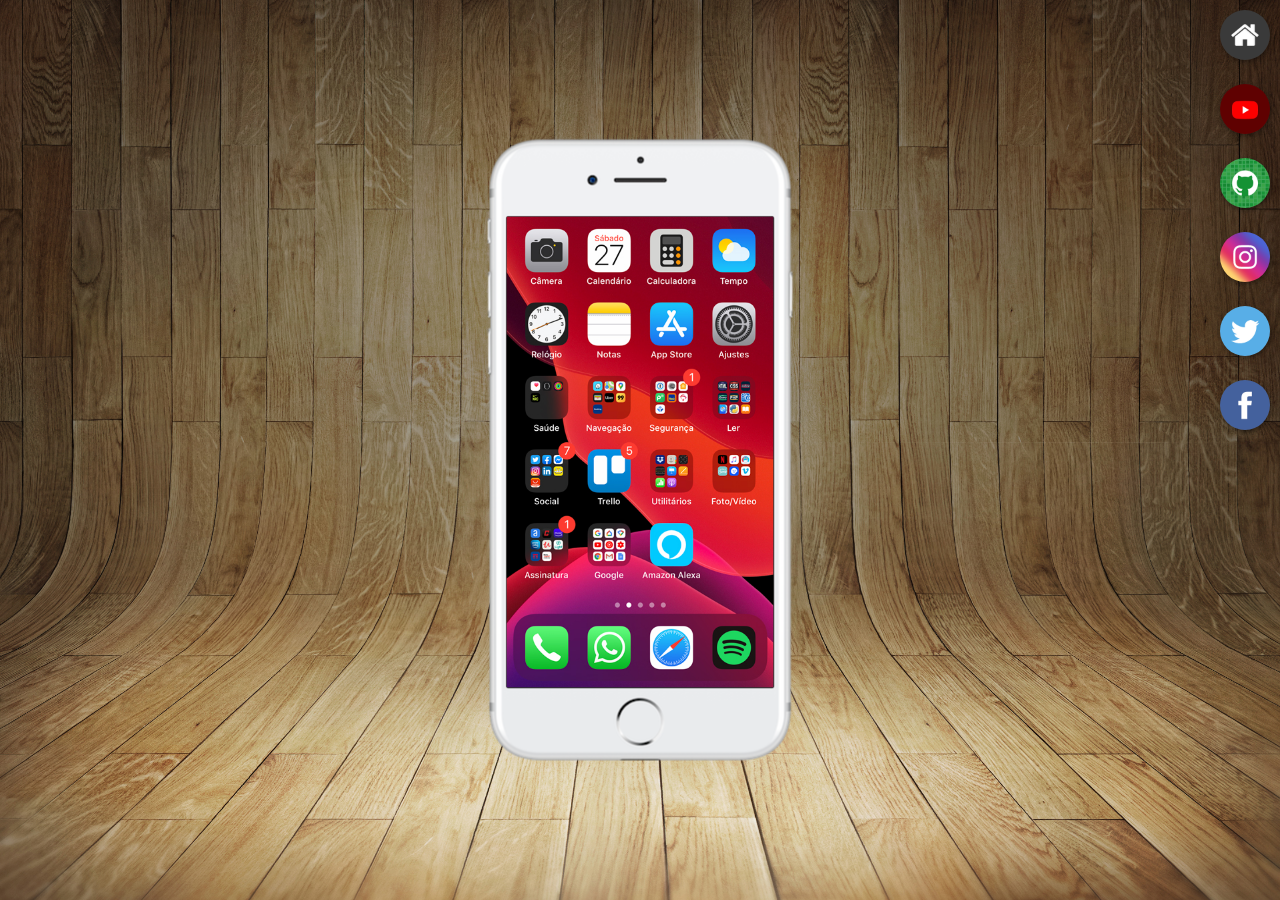
<file: index.html>
<!DOCTYPE html>
<html lang="pt-BR">
<head>
    <meta charset="UTF-8">
    <meta name="viewport" content="width=device-width, initial-scale=1.0">
    <link rel="shortcut icon" href="favicon.ico" type="image/x-icon">
    <link rel="stylesheet" href="estilos/style.css">
    <title>Projeto Redes Sociais</title>
</head>
<body>
     <main>
         <section id="telefone">
               <iframe src="home.html" name="tela" id="tela" frameborder="0">
                  Seu navegador não é compatível com isso.
               </iframe>
         </section>
         <section id="redes-sociais">
              <a href="home.html" target="tela"><img src="imagens/logo-home.jpg" alt="Home"></a><br>
              <a href="youtube.html" target="tela"><img src="imagens/logo-youtube.jpg" alt="Youtube"></a><br>
              <a href="github.html" target="tela"><img src="imagens/logo-github.jpg" alt="Github"></a><br>
              <a href="instagram.html" target="tela"><img src="imagens/logo-instagram.jpg" alt="Instagram"></a><br>
              <a href="twitter.html" target="tela"><img src="imagens/logo-twitter.jpg" alt="Twitter"></a><br>
              <a href="facebook.html" target="tela"><img src="imagens/logo-facebook.jpg" alt="Facebook"></a> 
         </section>

     </main>
</body>
</html>
</file>
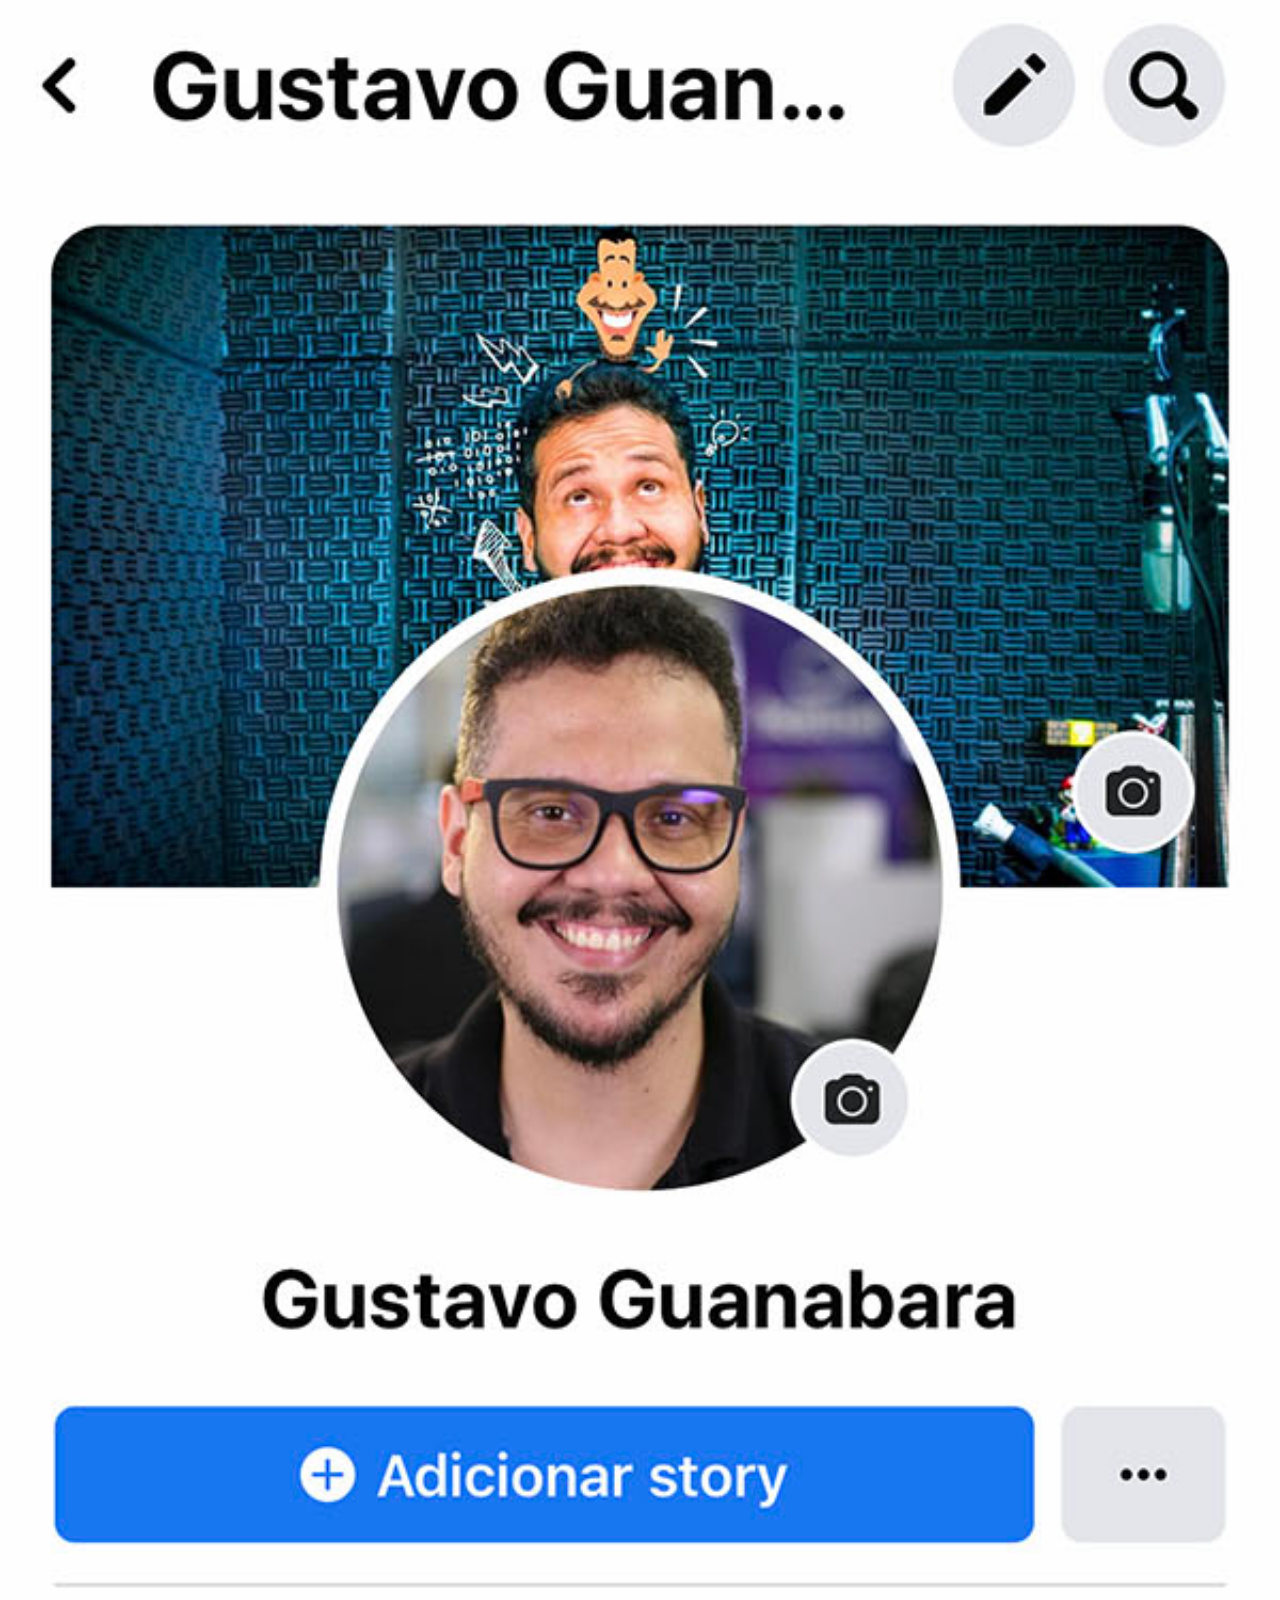
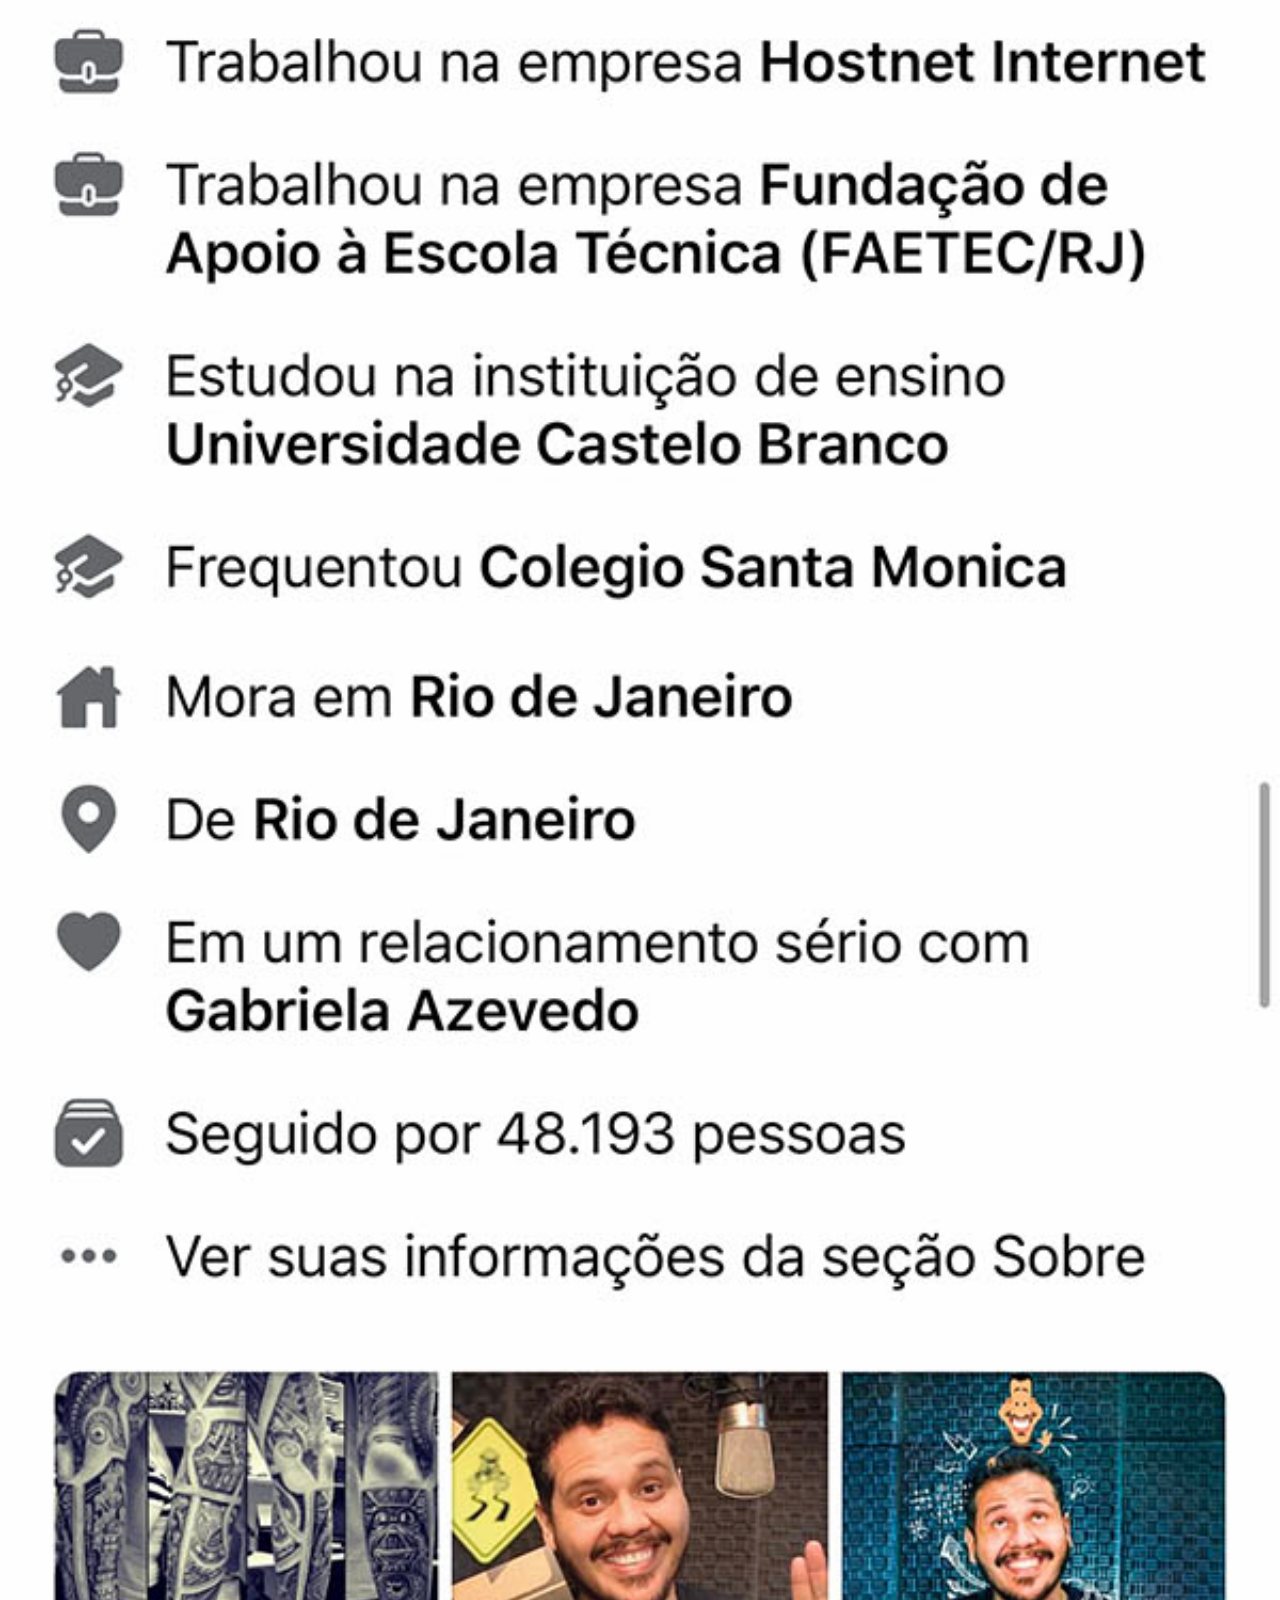
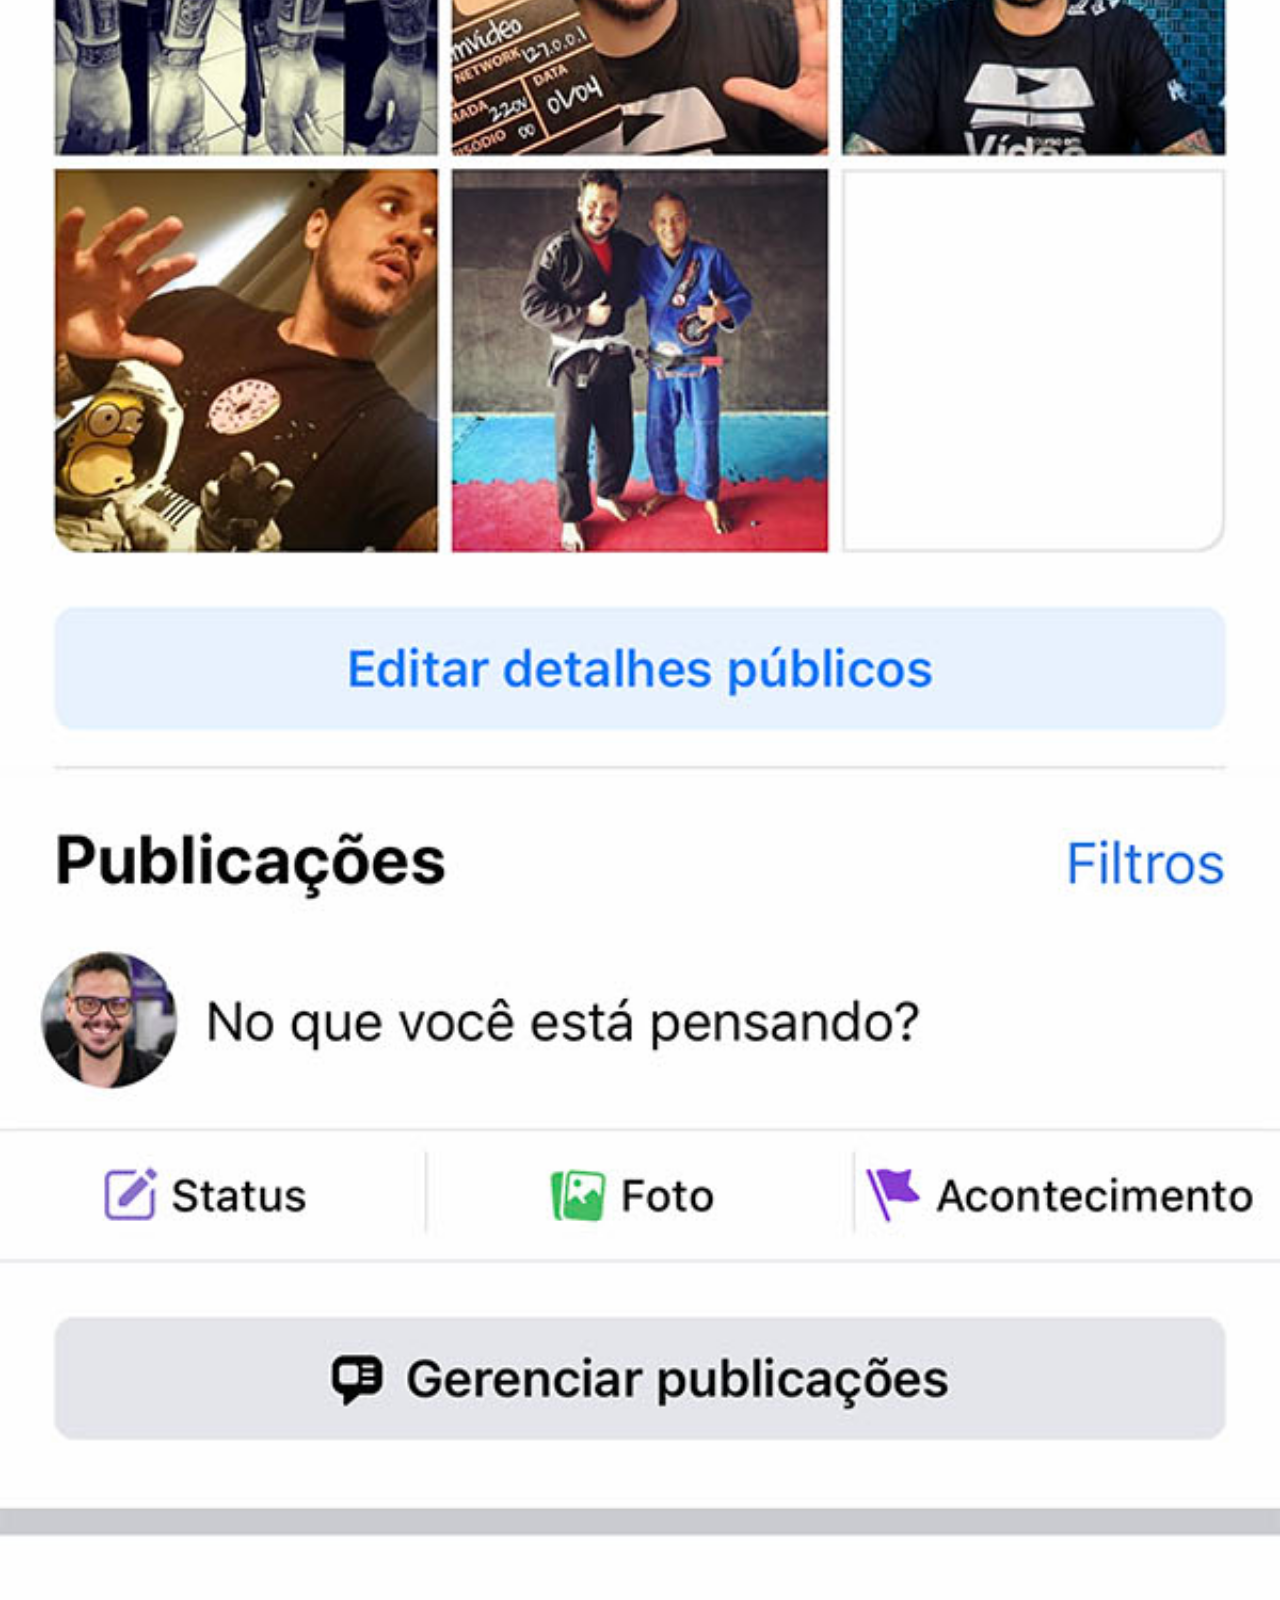
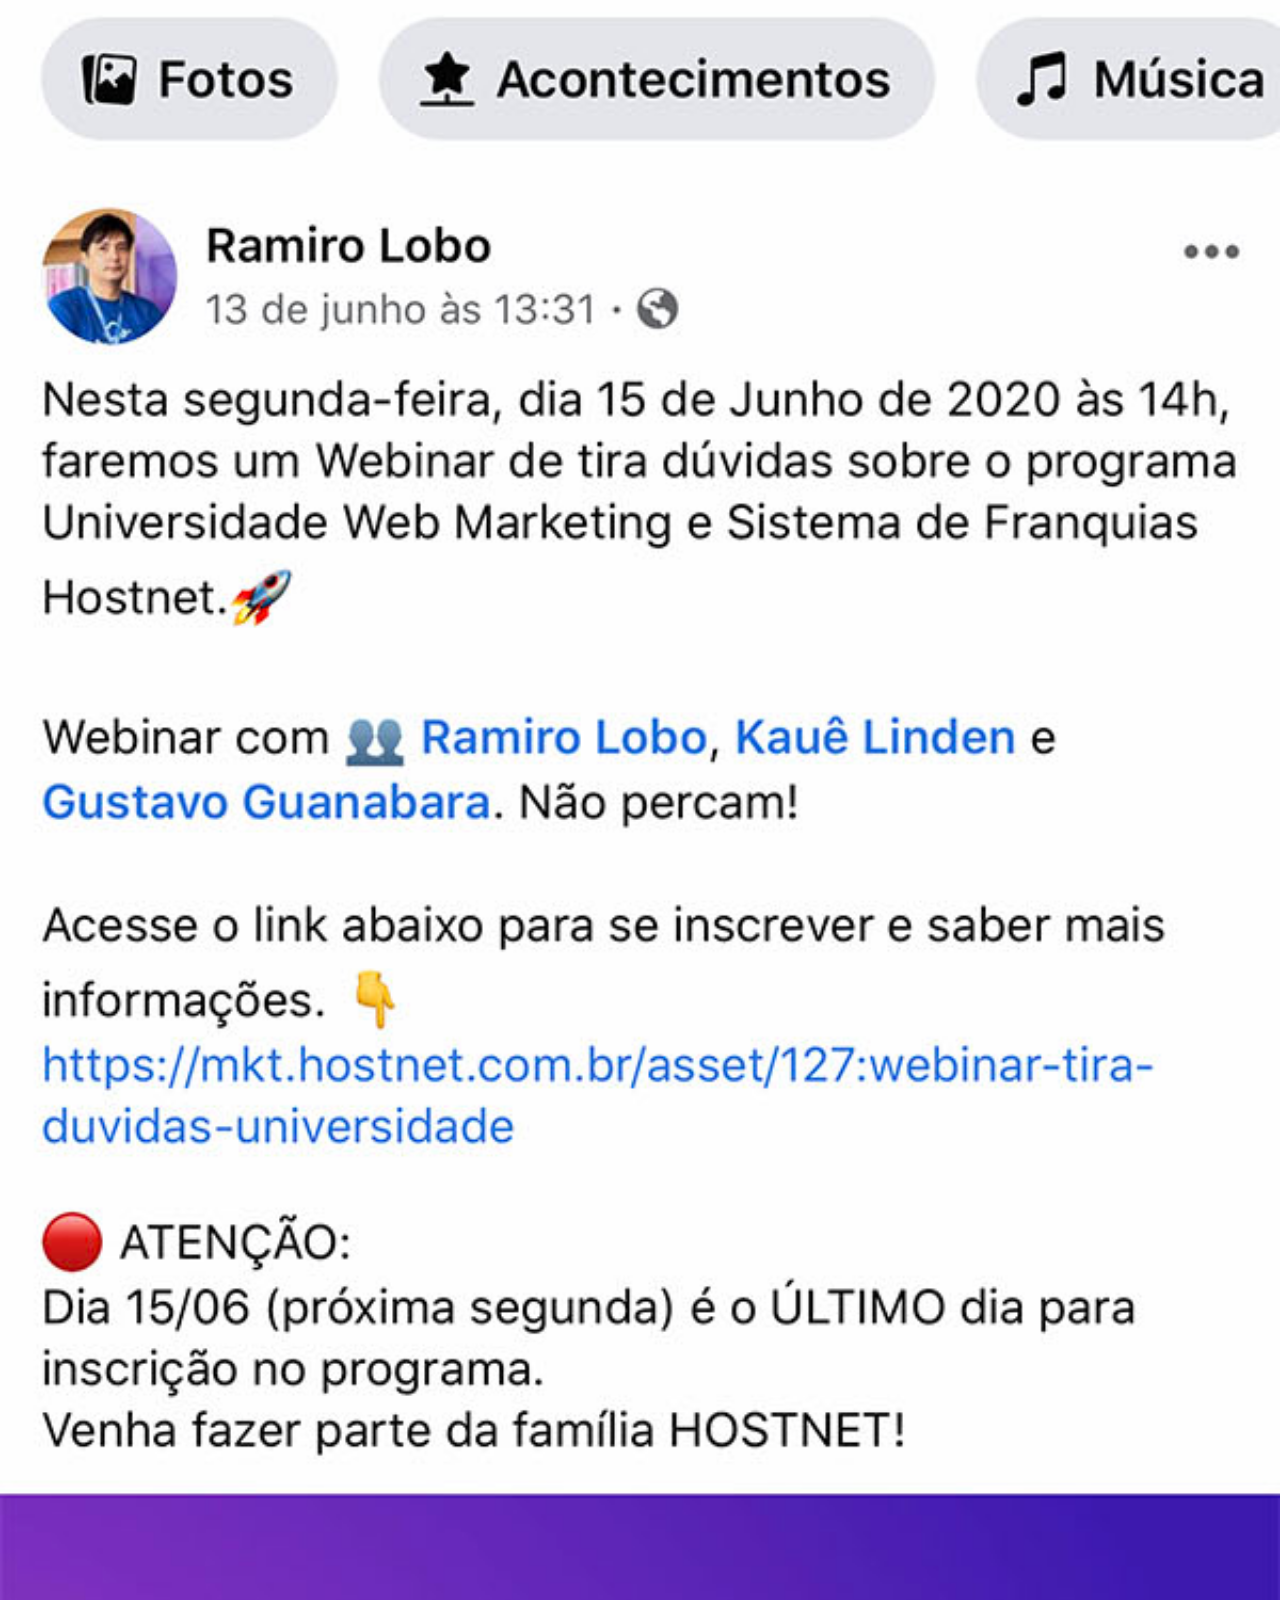
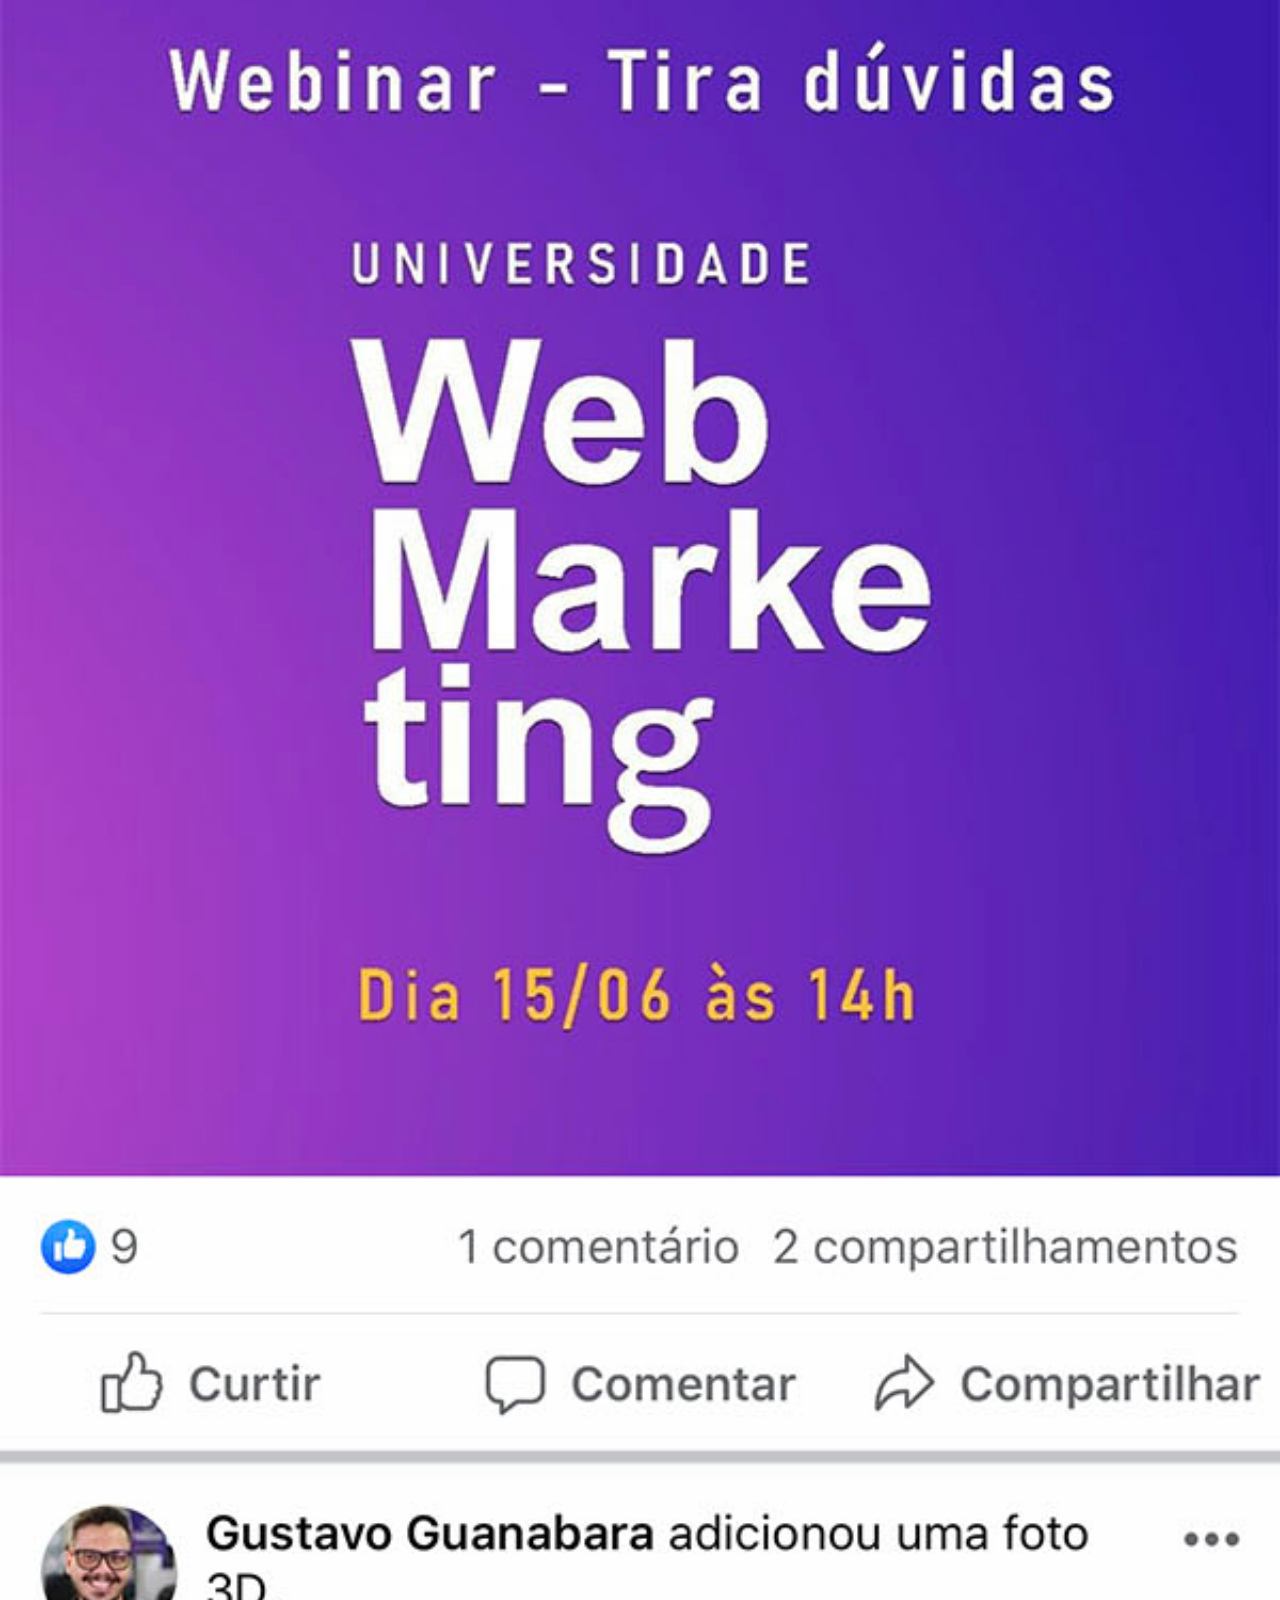
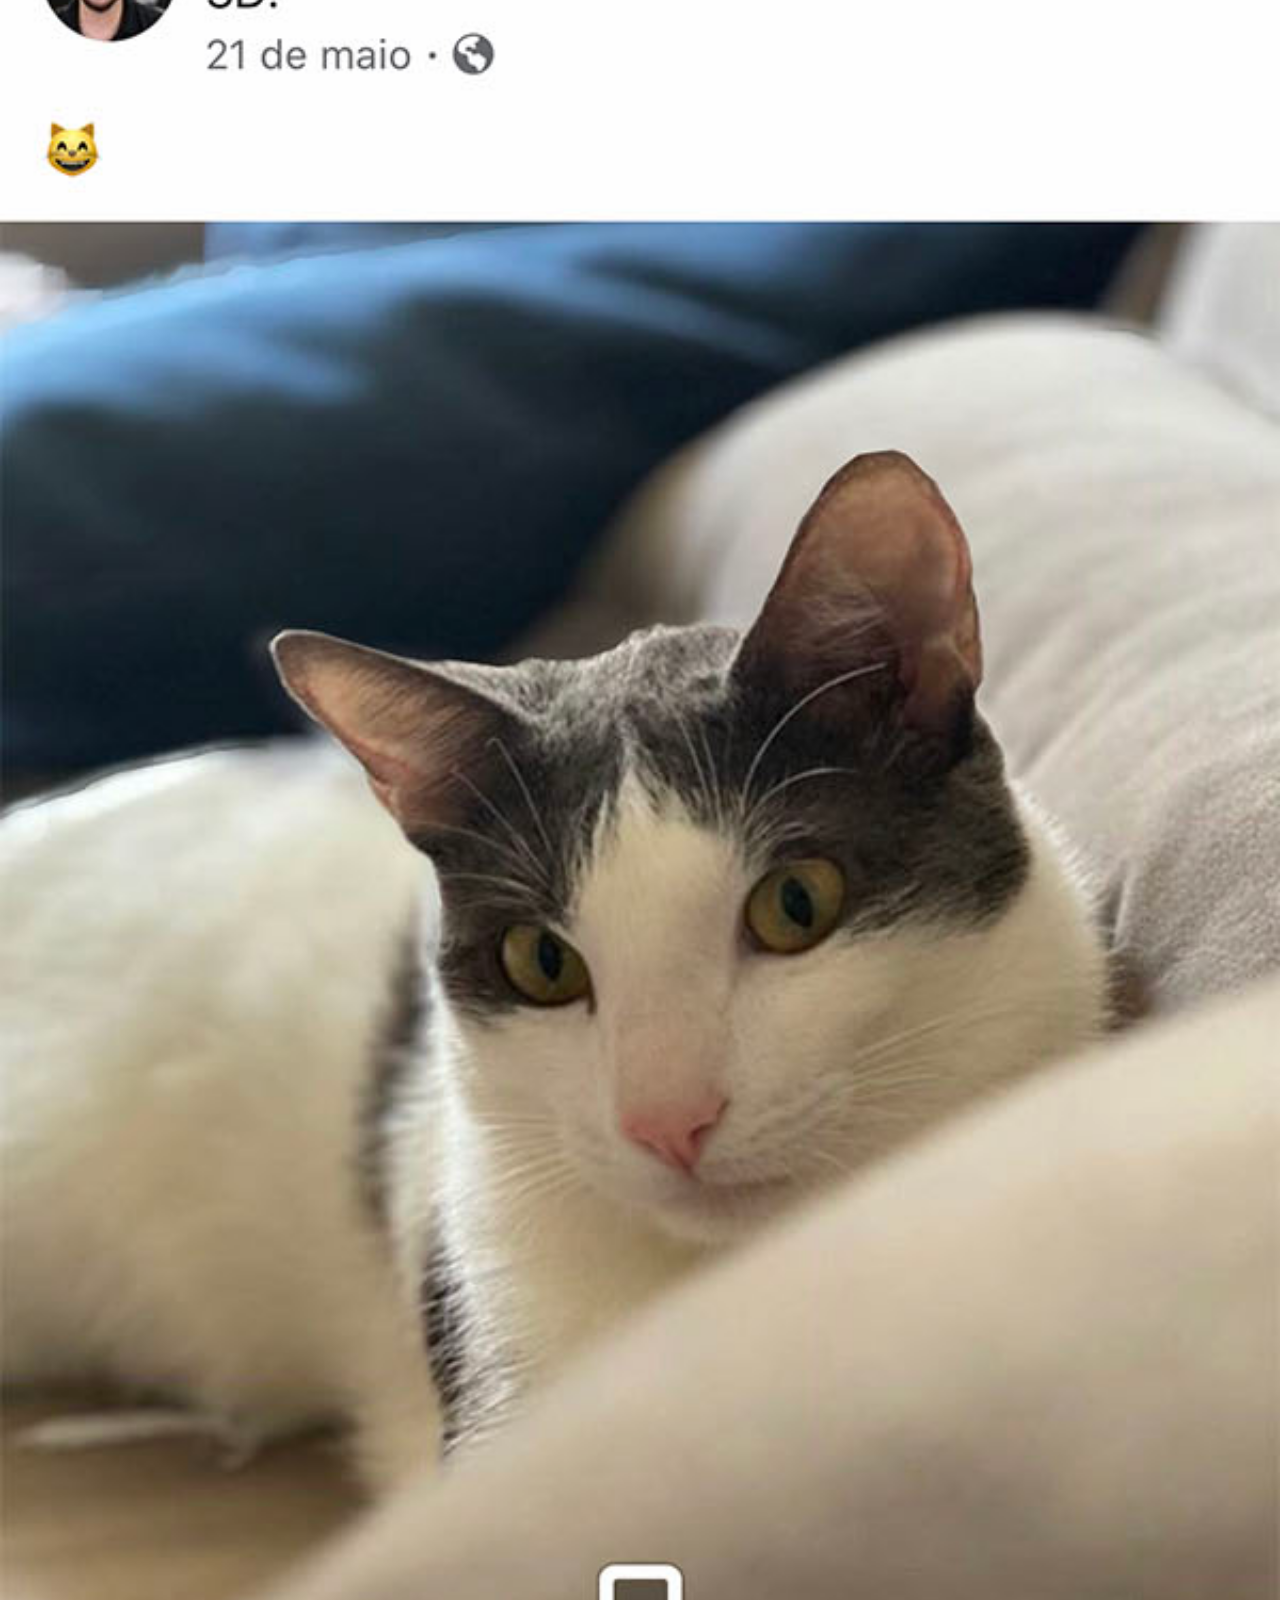
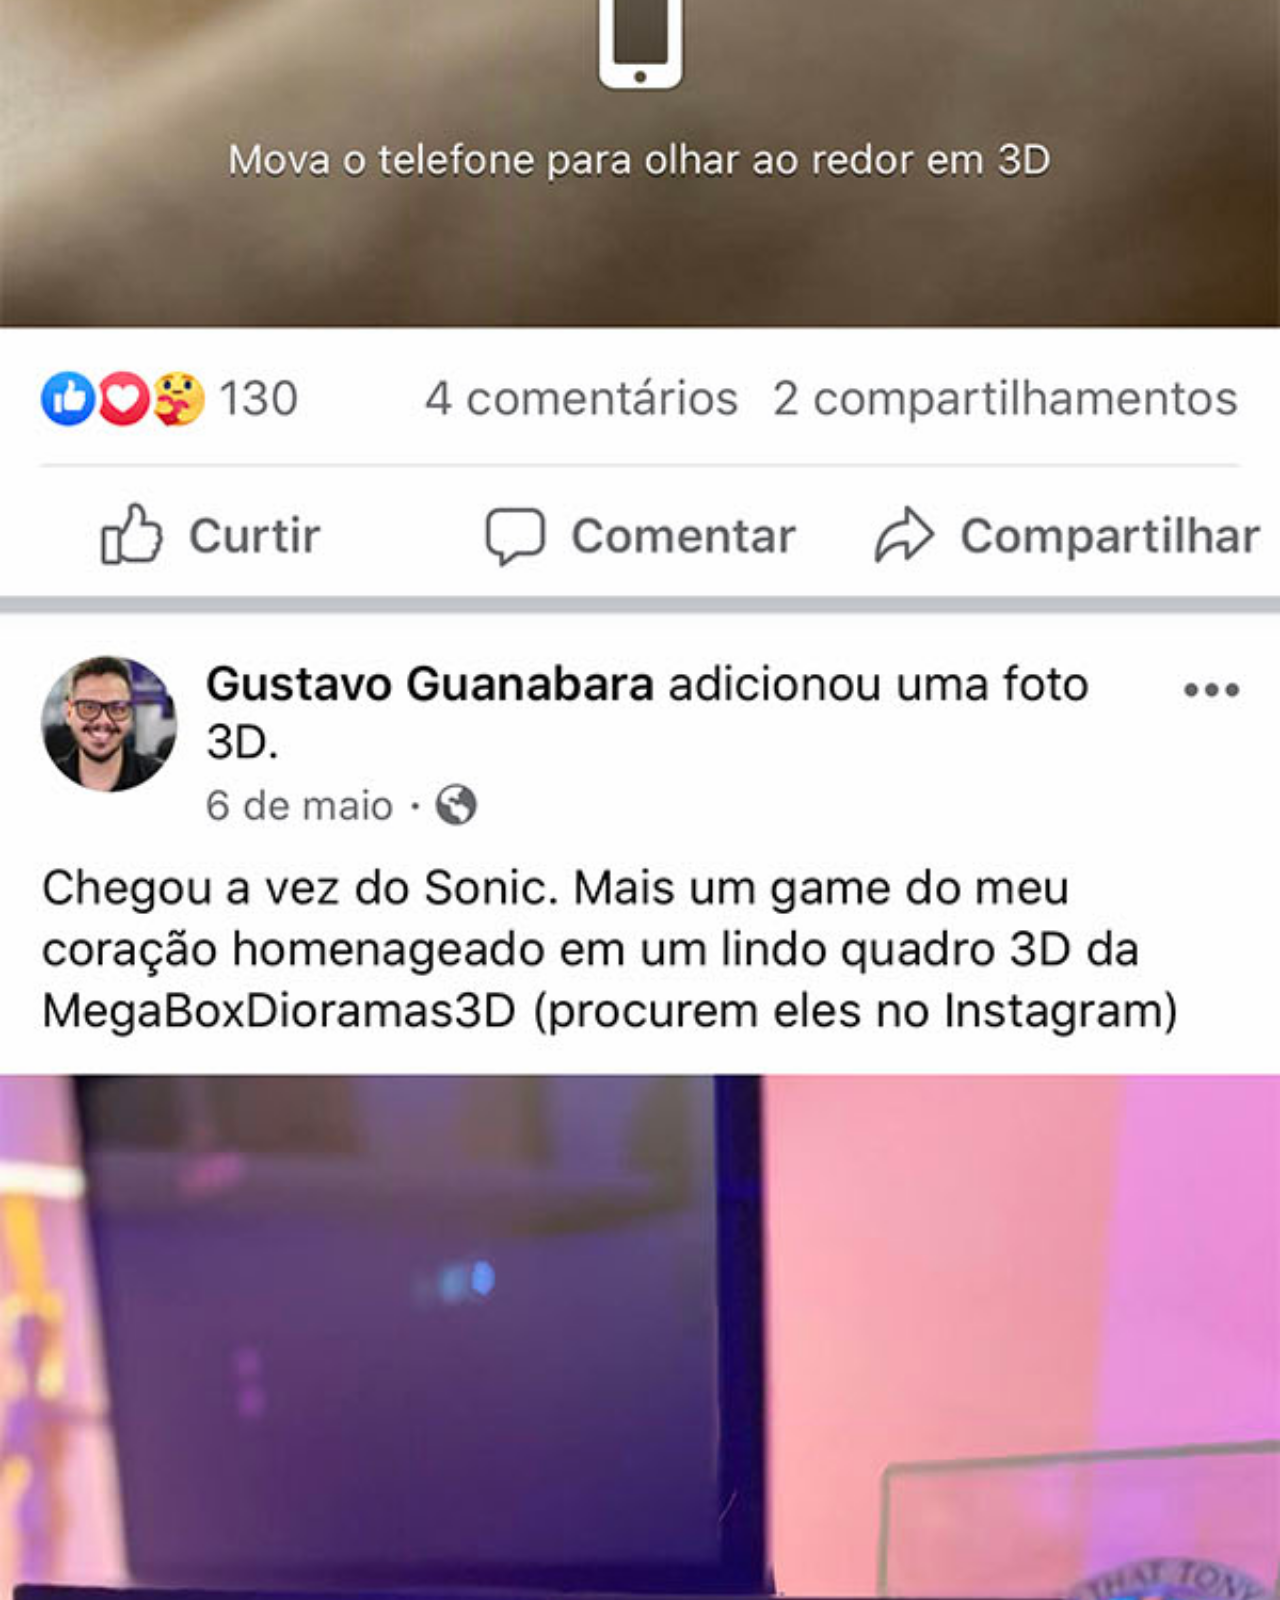
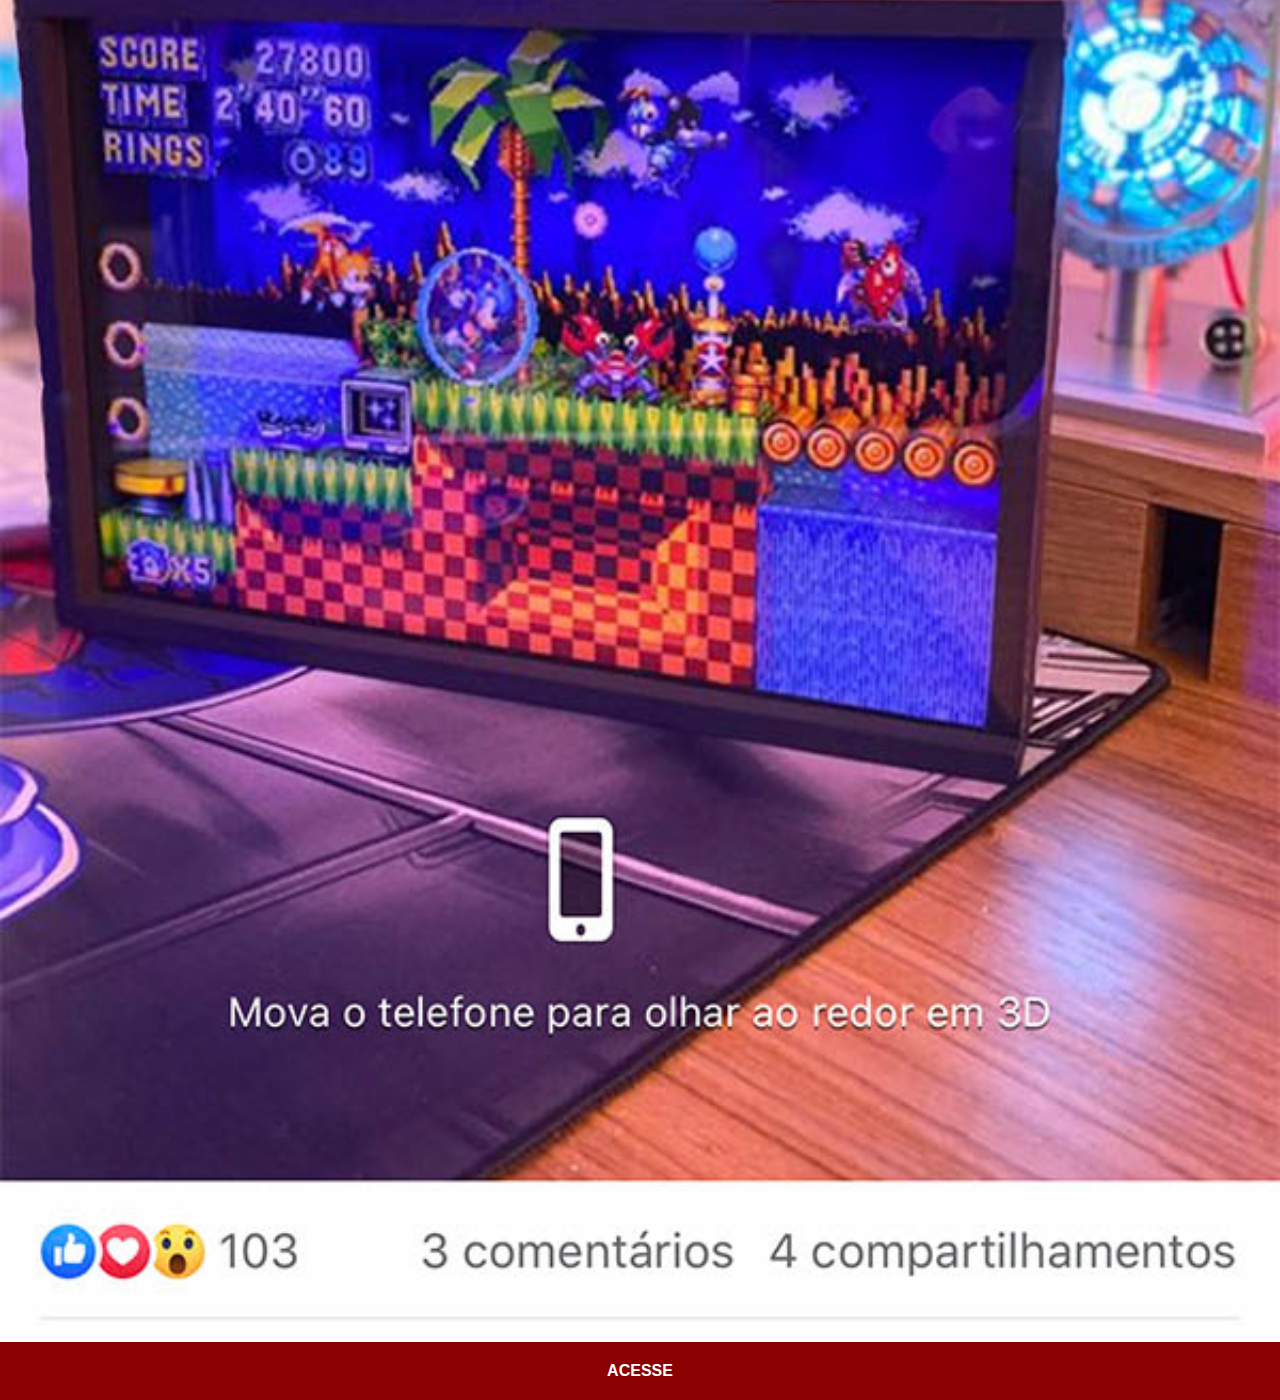
<file: facebook.html>
<!DOCTYPE html>
<html lang="pt-BR">
<head>
    <meta charset="UTF-8">
    <meta name="viewport" content="width=device-width, initial-scale=1.0">
    <title>Facebook</title>
    <link rel="stylesheet" href="estilos/social.css">
</head>
<body>
    <img src="tela-facebook.jpg" alt="facebook">
<a href="facebook.html" target="_blank">ACESSE</a>
</body>
</html>
</file>
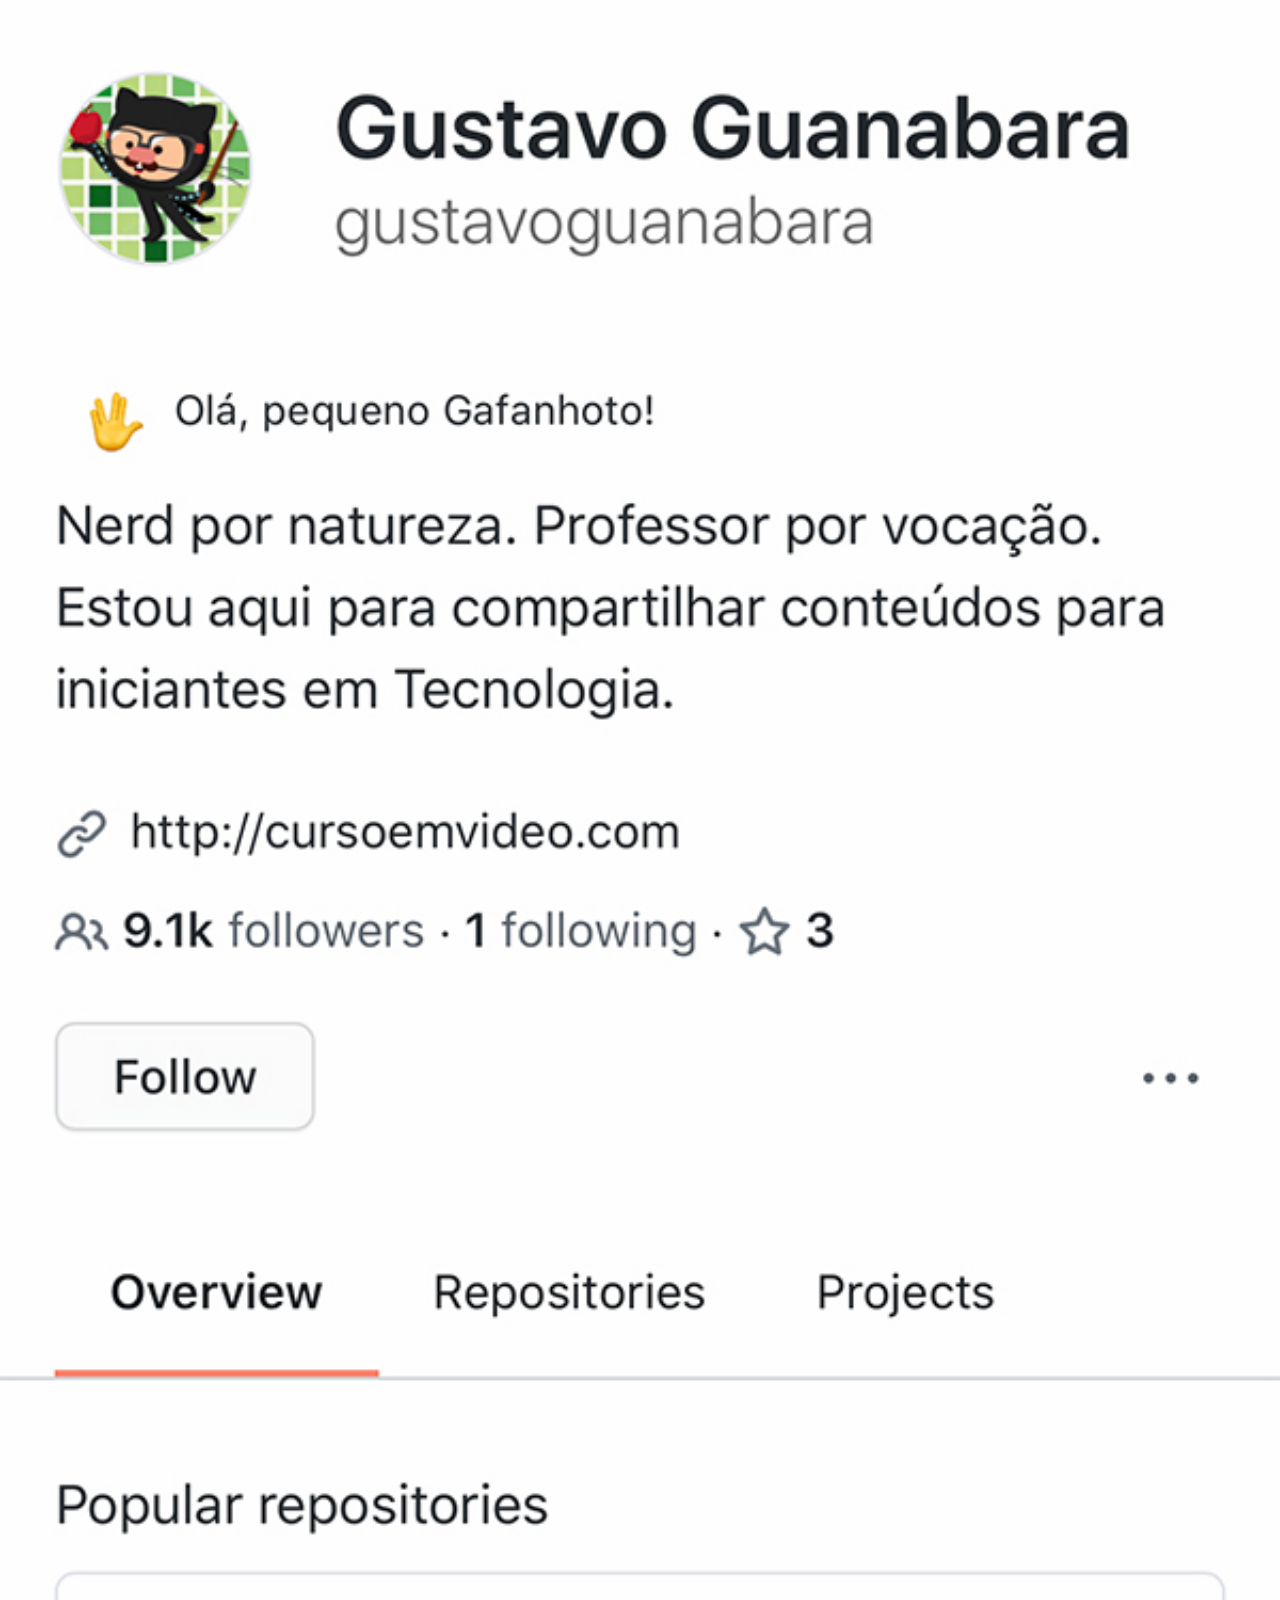
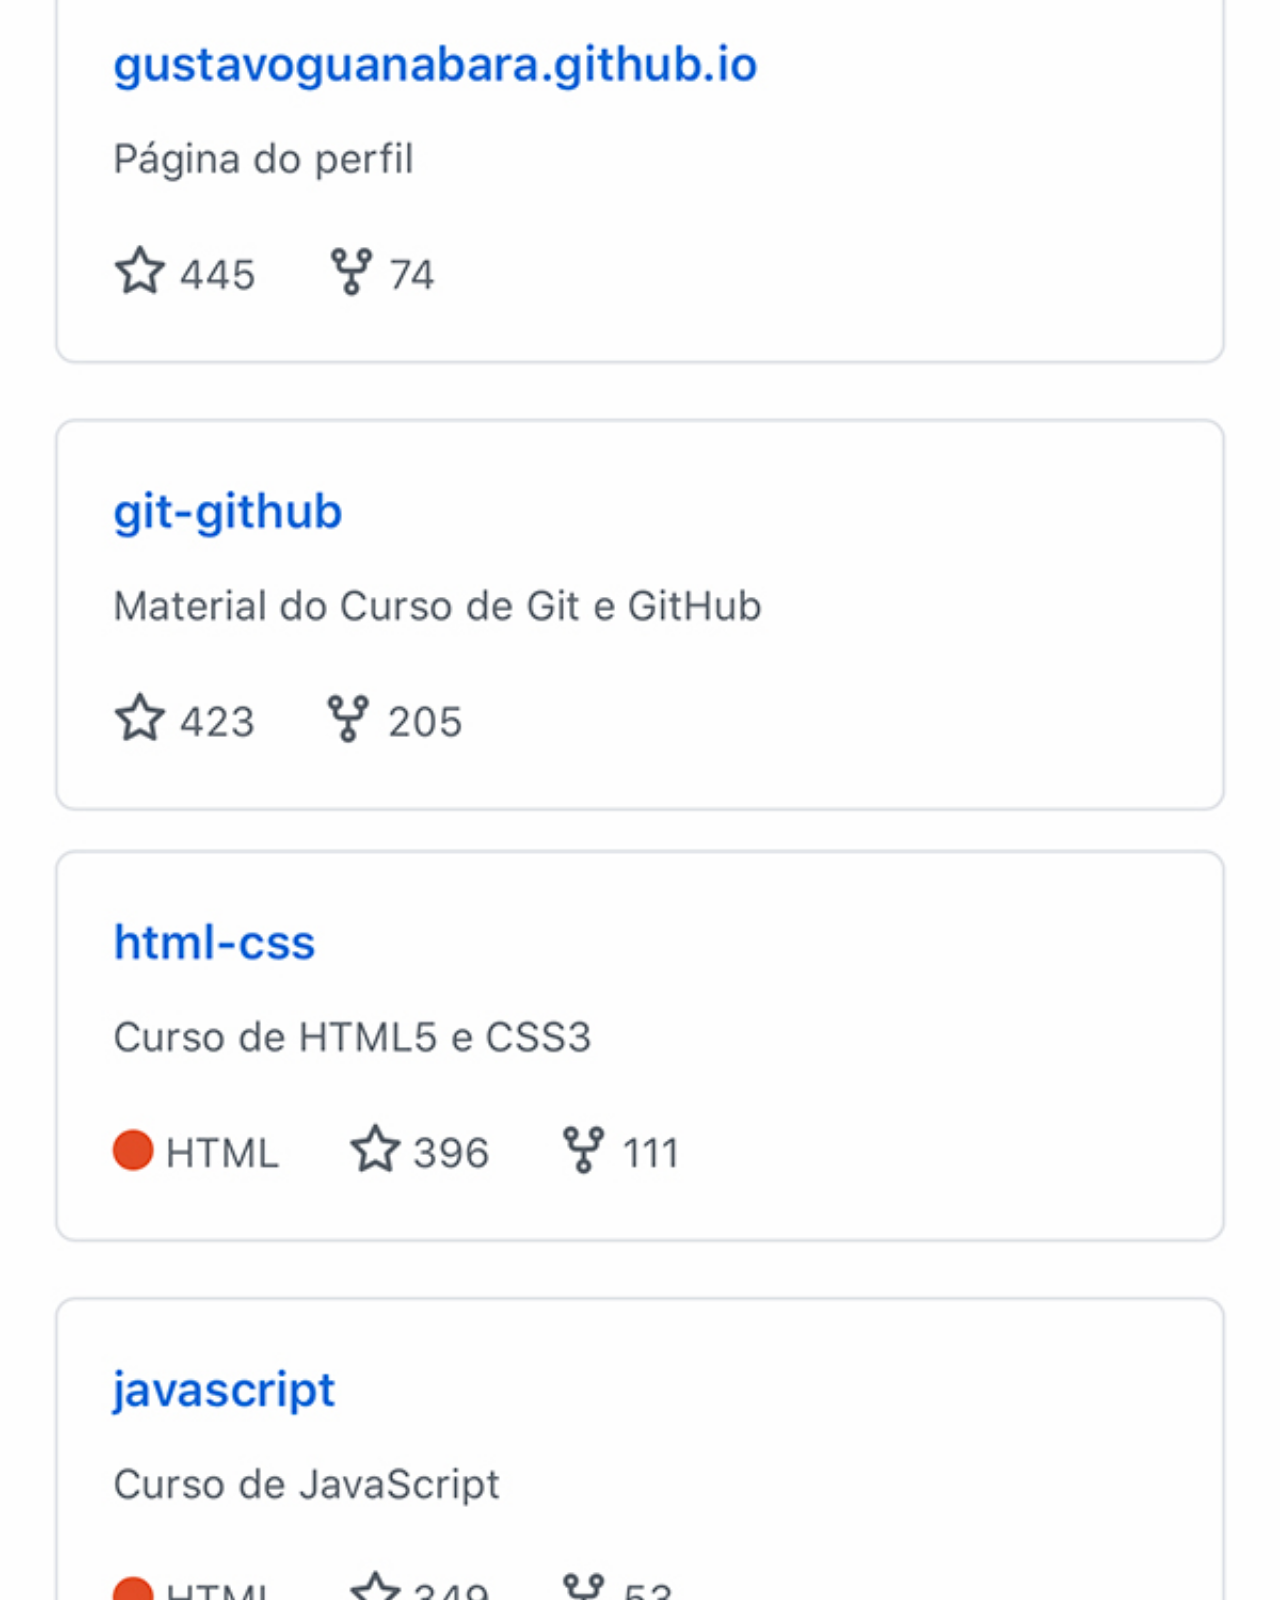
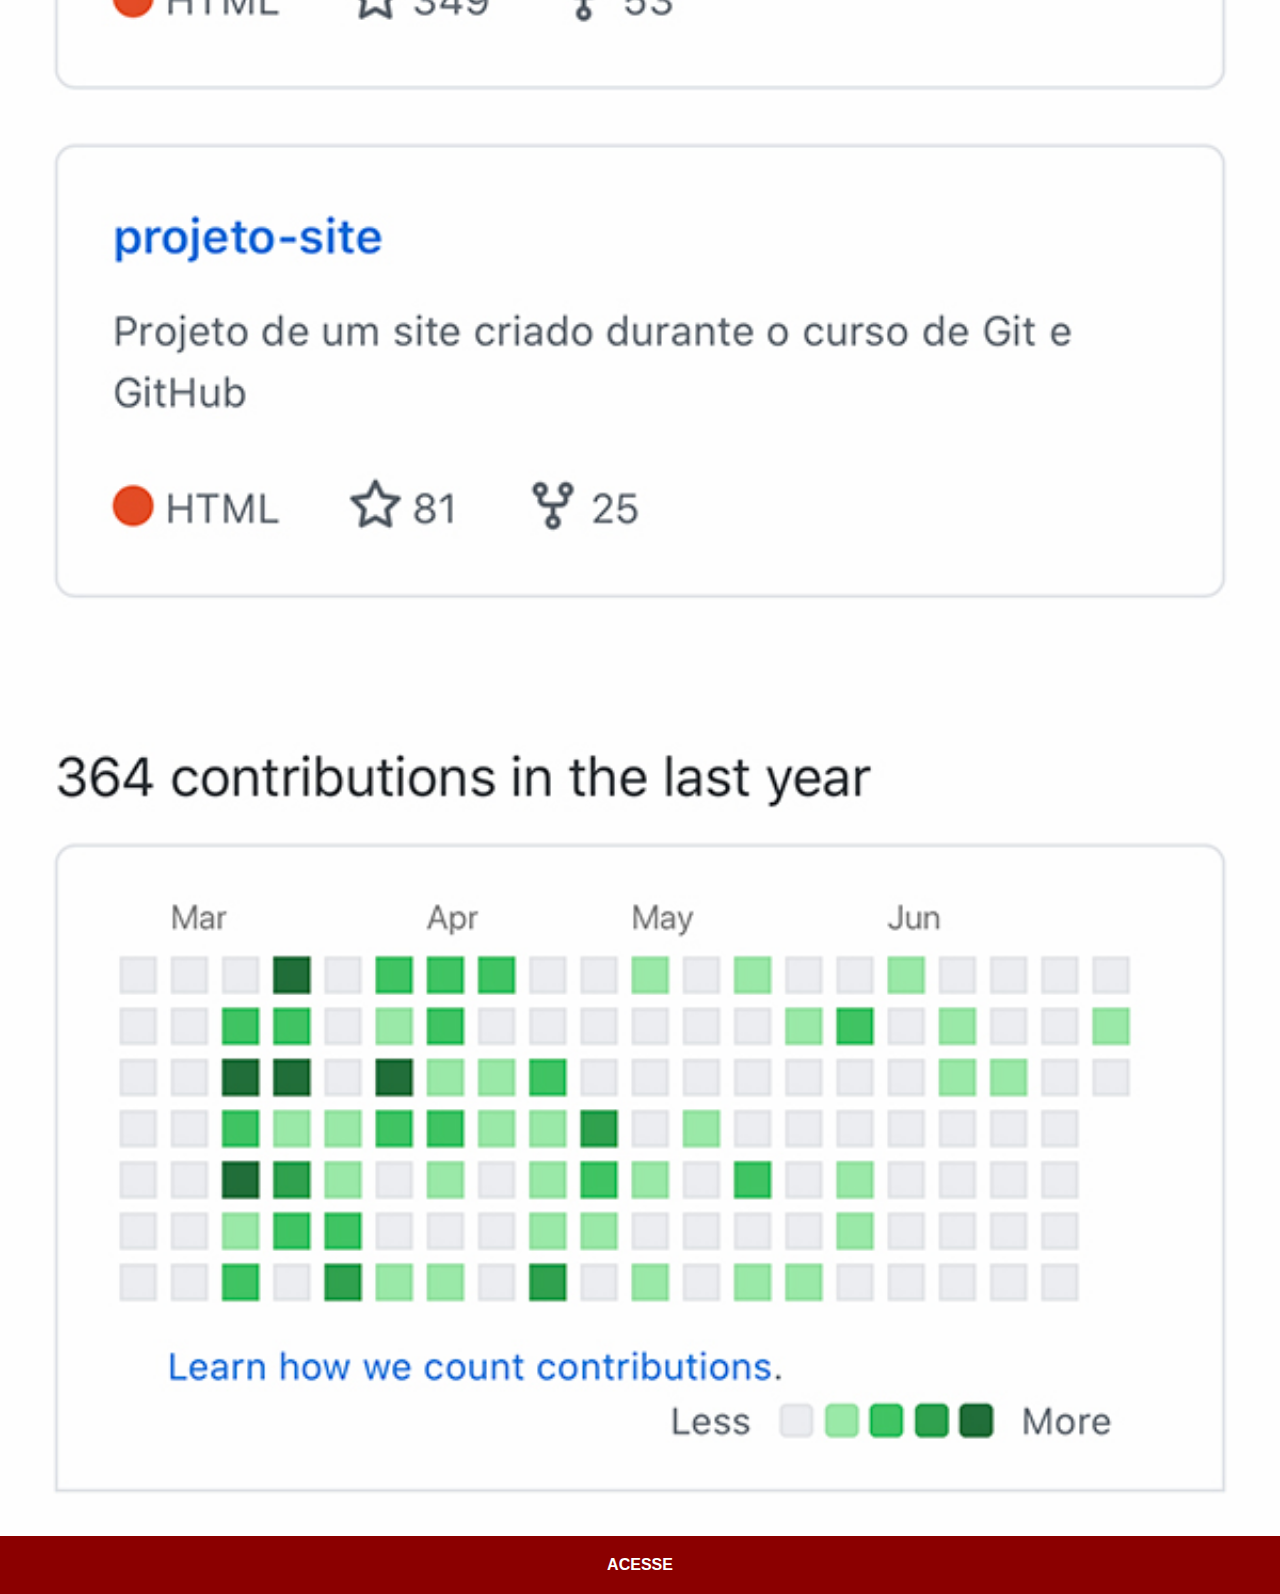
<file: github.html>
<!DOCTYPE html>
<html lang="pt-BR">
<head>
    <meta charset="UTF-8">
    <meta name="viewport" content="width=device-width, initial-scale=1.0">
    <title>GitHub</title>
    <link rel="stylesheet" href="estilos/social.css">
</head>
<body>
    <img src="imagens/tela-github.jpg" alt="GitHub">
<a href="https://github.com/gustavoguanabara" target="_blank">ACESSE</a>
</body>
</html>
</file>
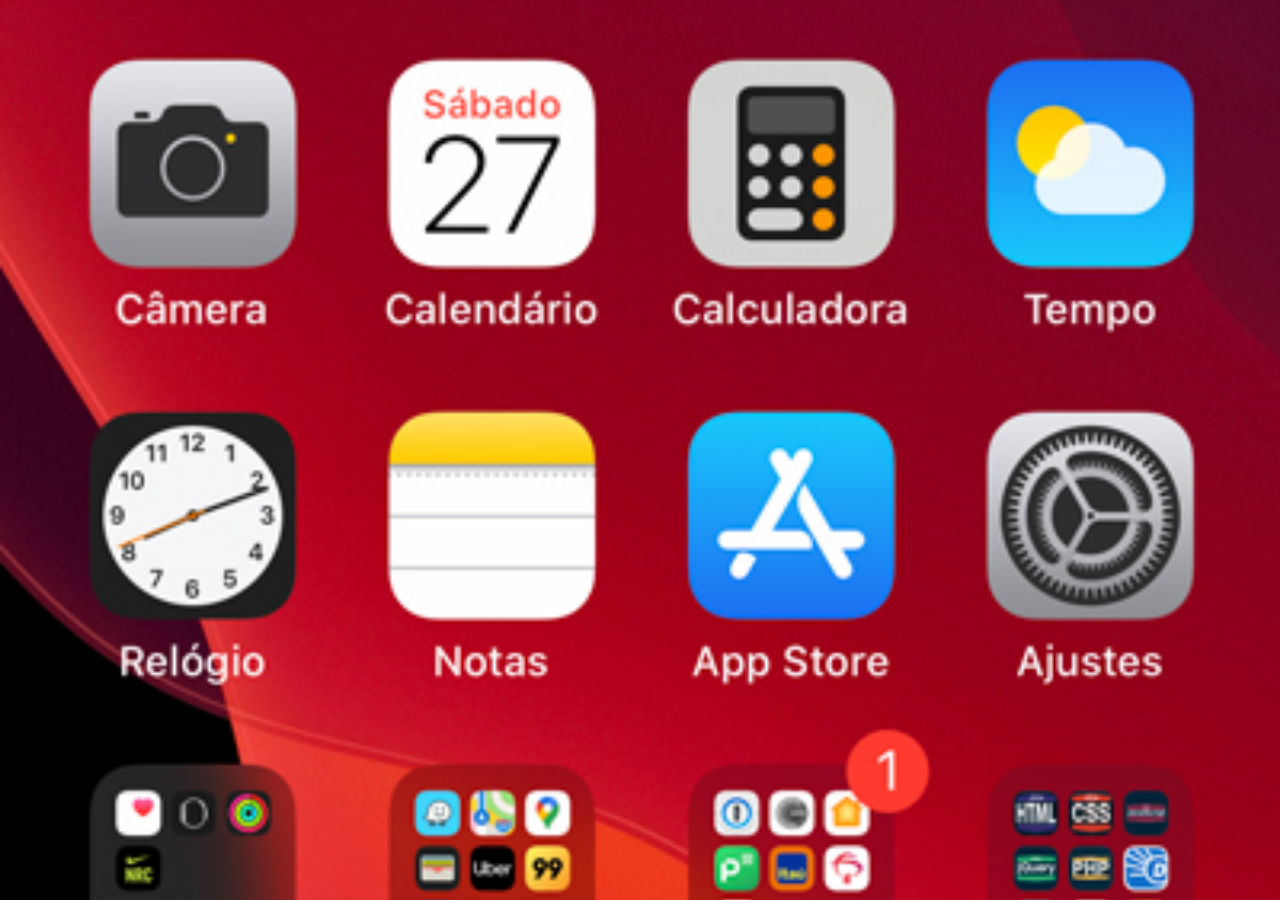
<file: home.html>
<!DOCTYPE html>
<html lang="en">
<head>
    <meta charset="UTF-8">
    <meta name="viewport" content="width=device-width, initial-scale=1.0">
    <title>Home</title>
</head>
<style>
      * {
          margin: 0px;
          padding: 0px;
      }

      body {
        width: 100vw;
        height: 100vh;
        background: black url('imagens/tela-home.jpg') no-repeat top center;
        background-size: cover;
      }
</style>
<body>
    
</body>
</html>
</file>
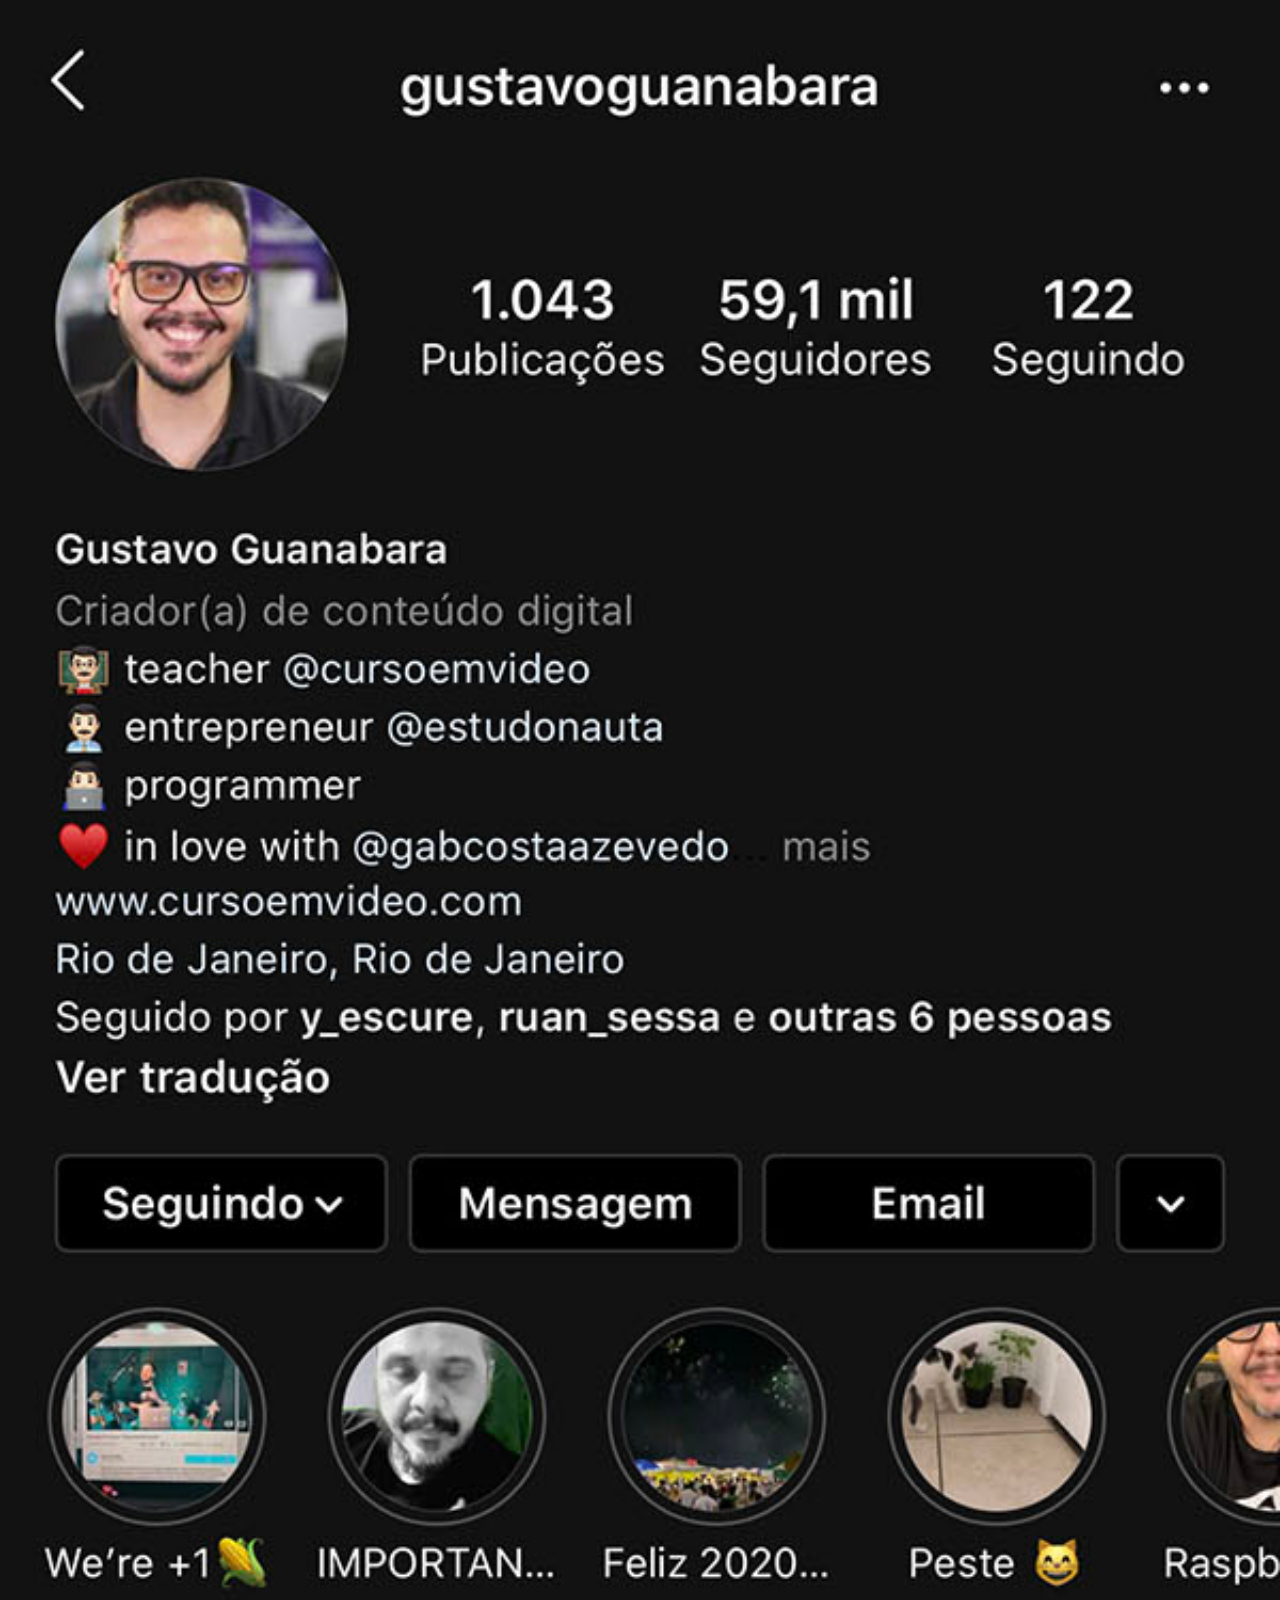
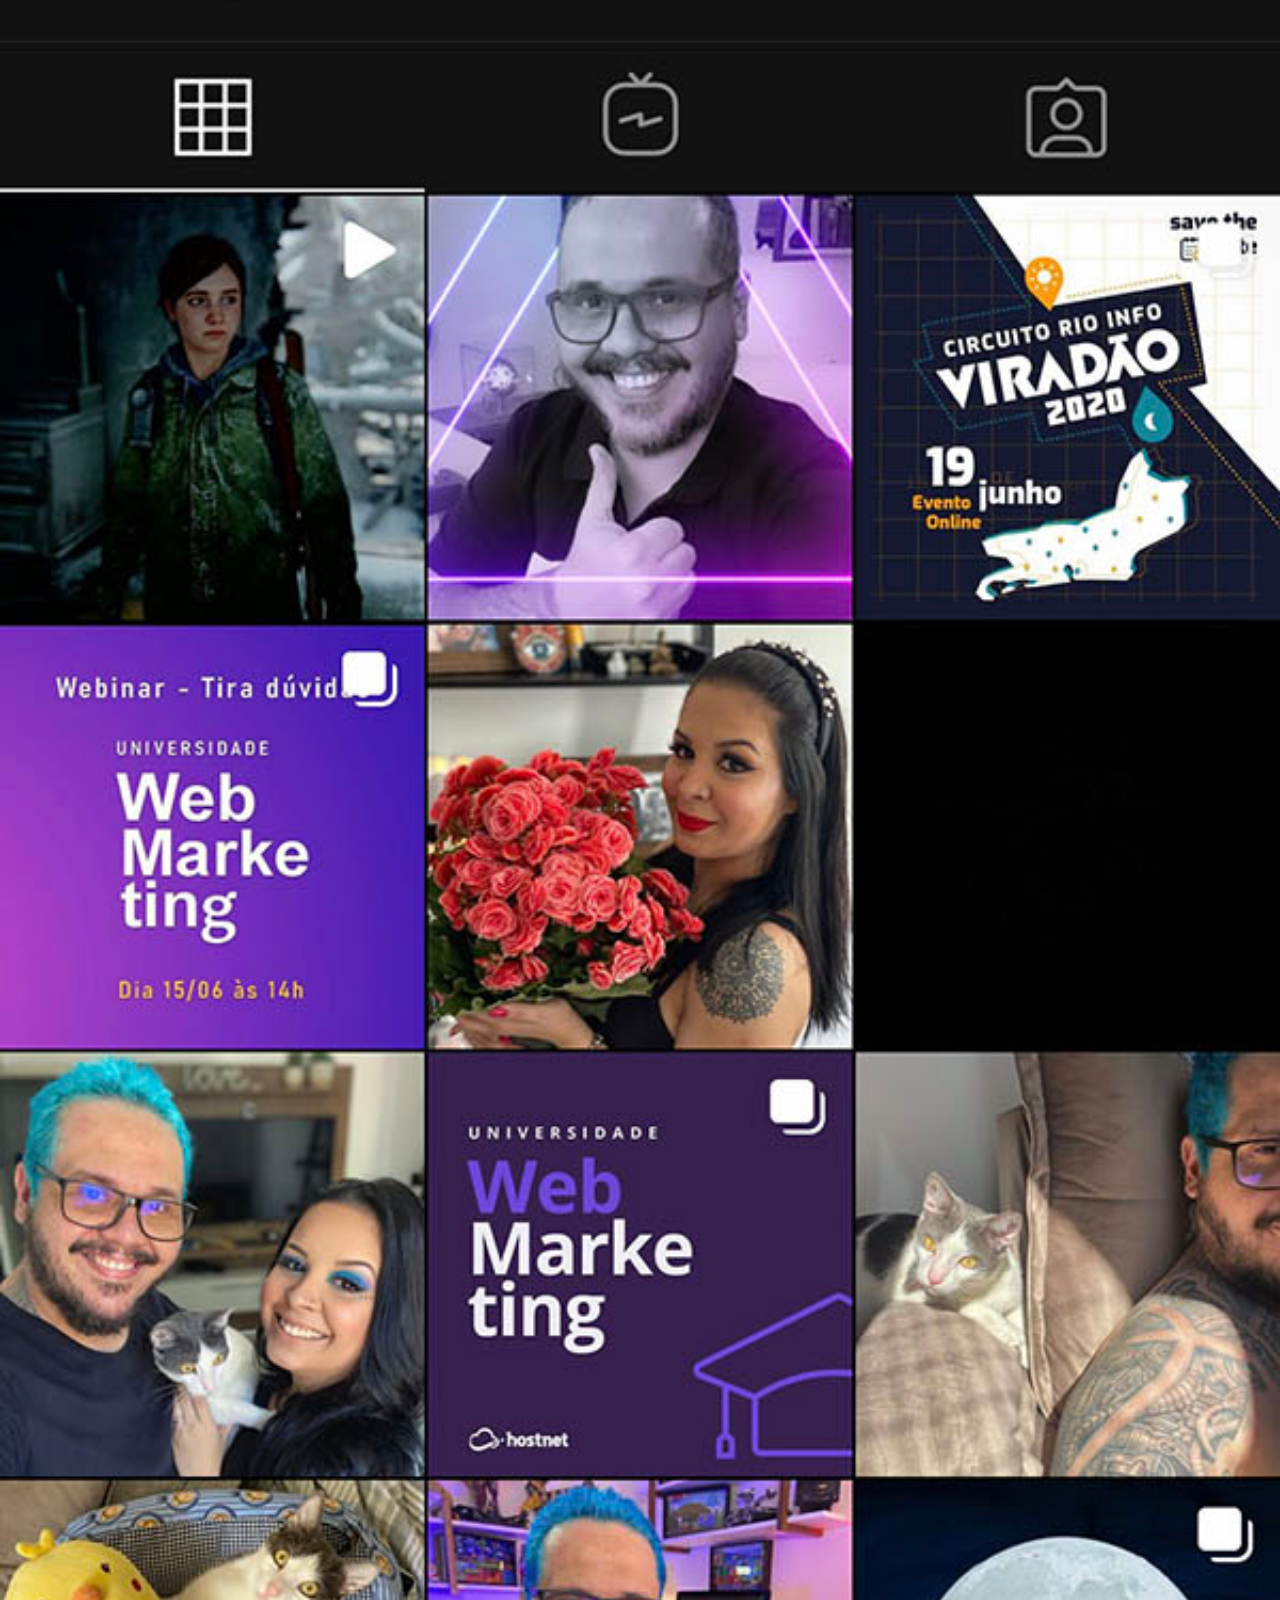
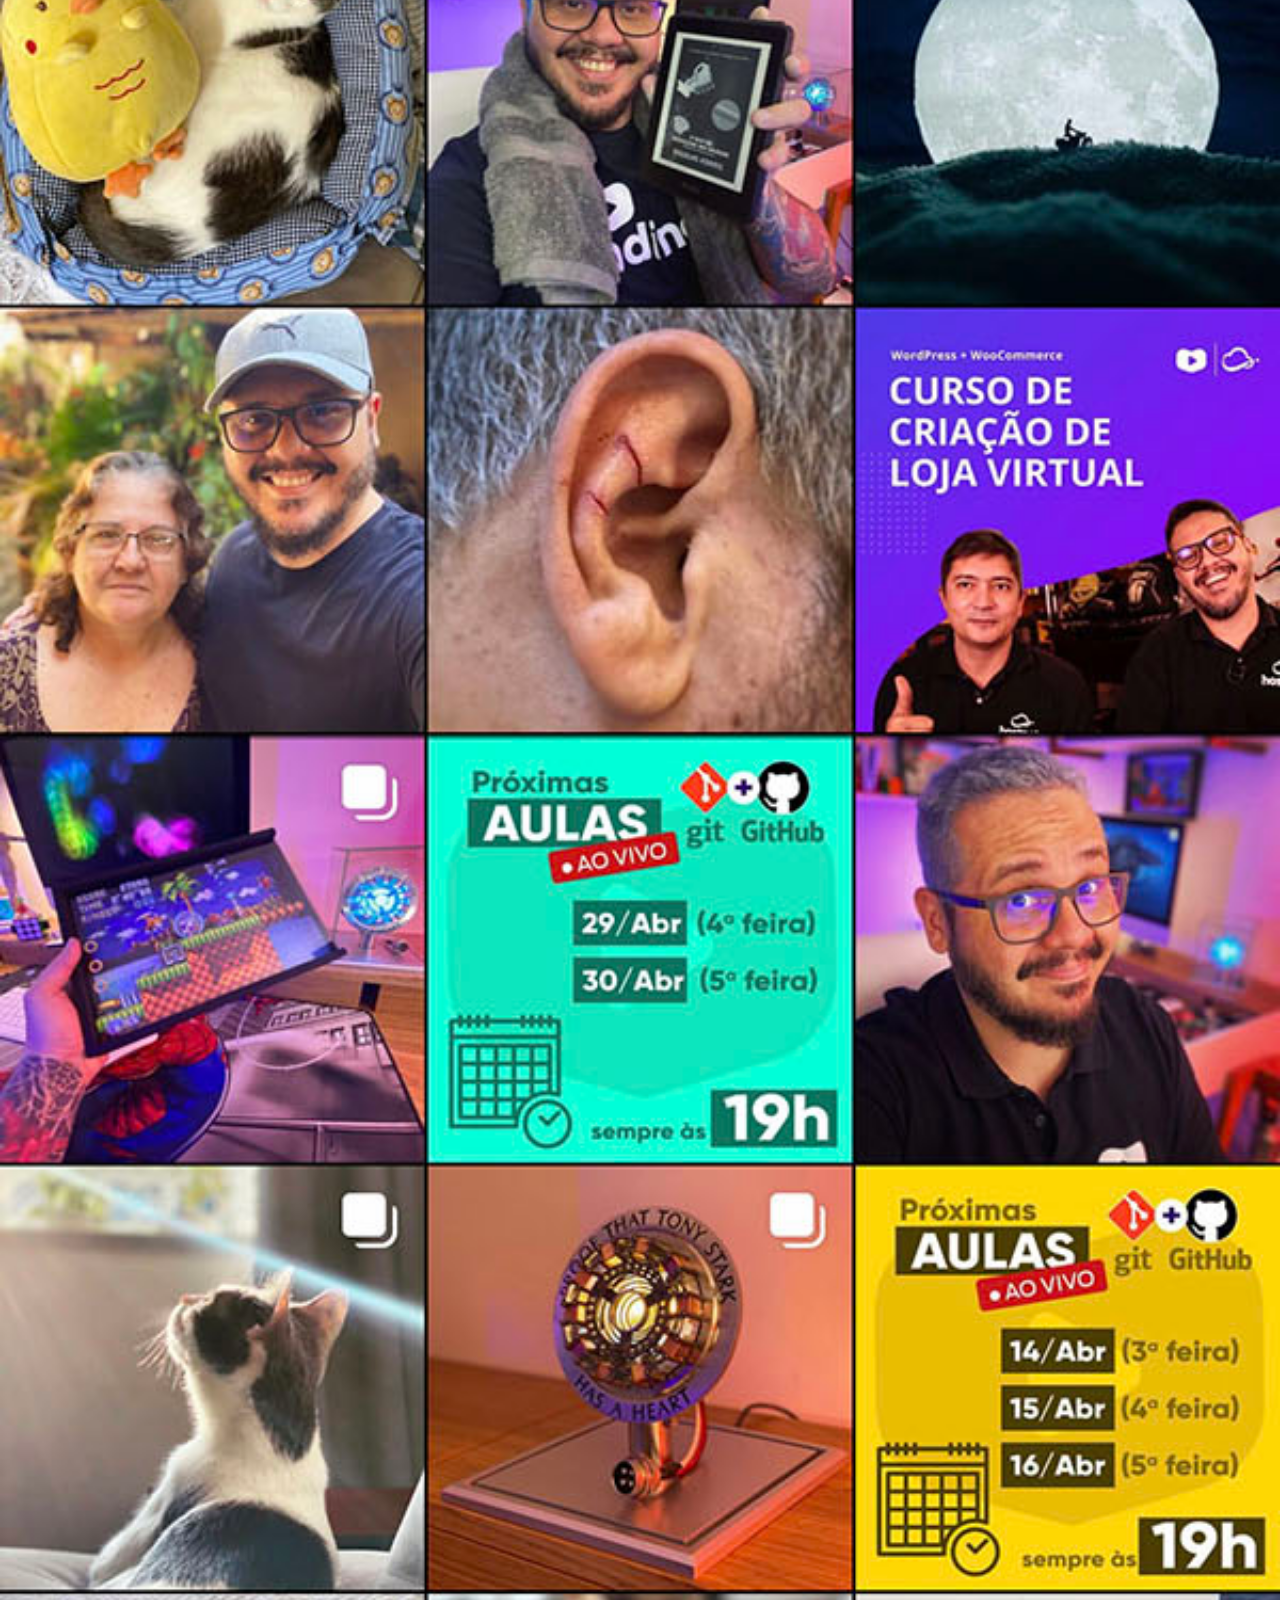
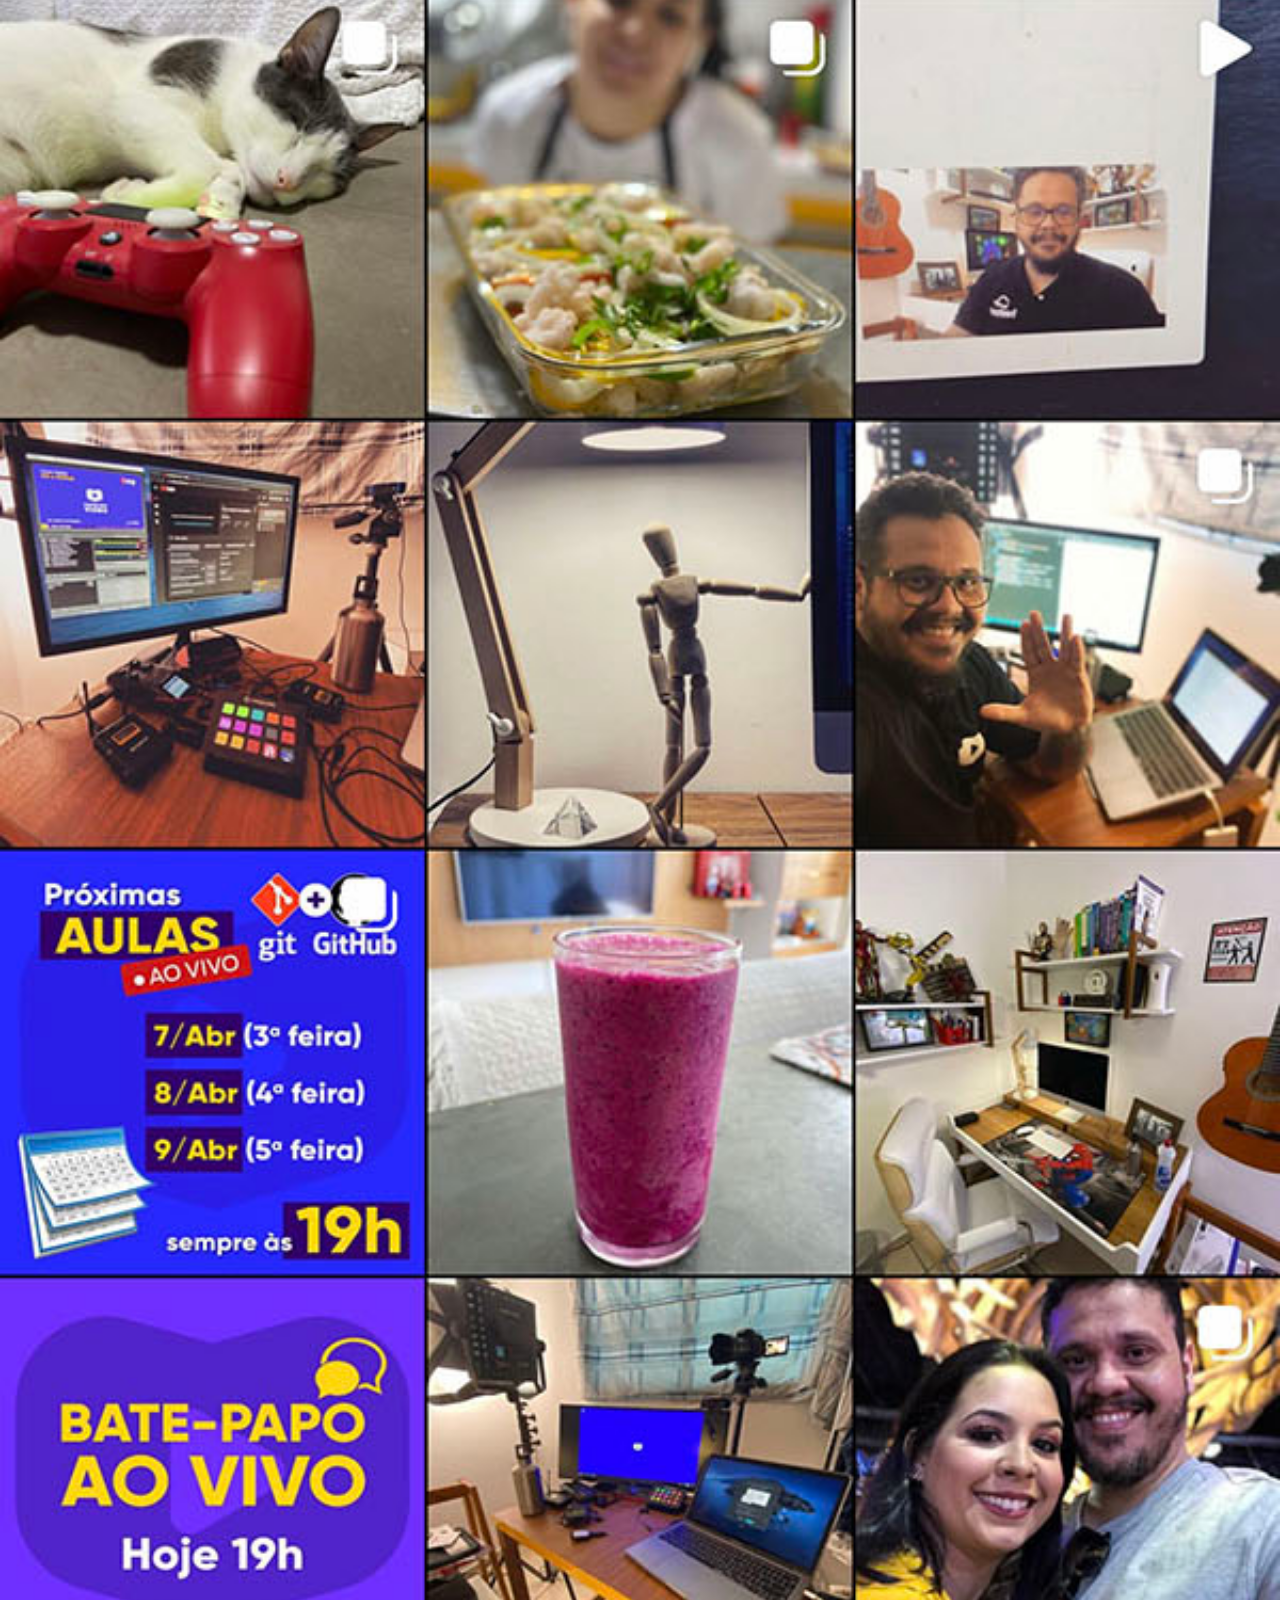
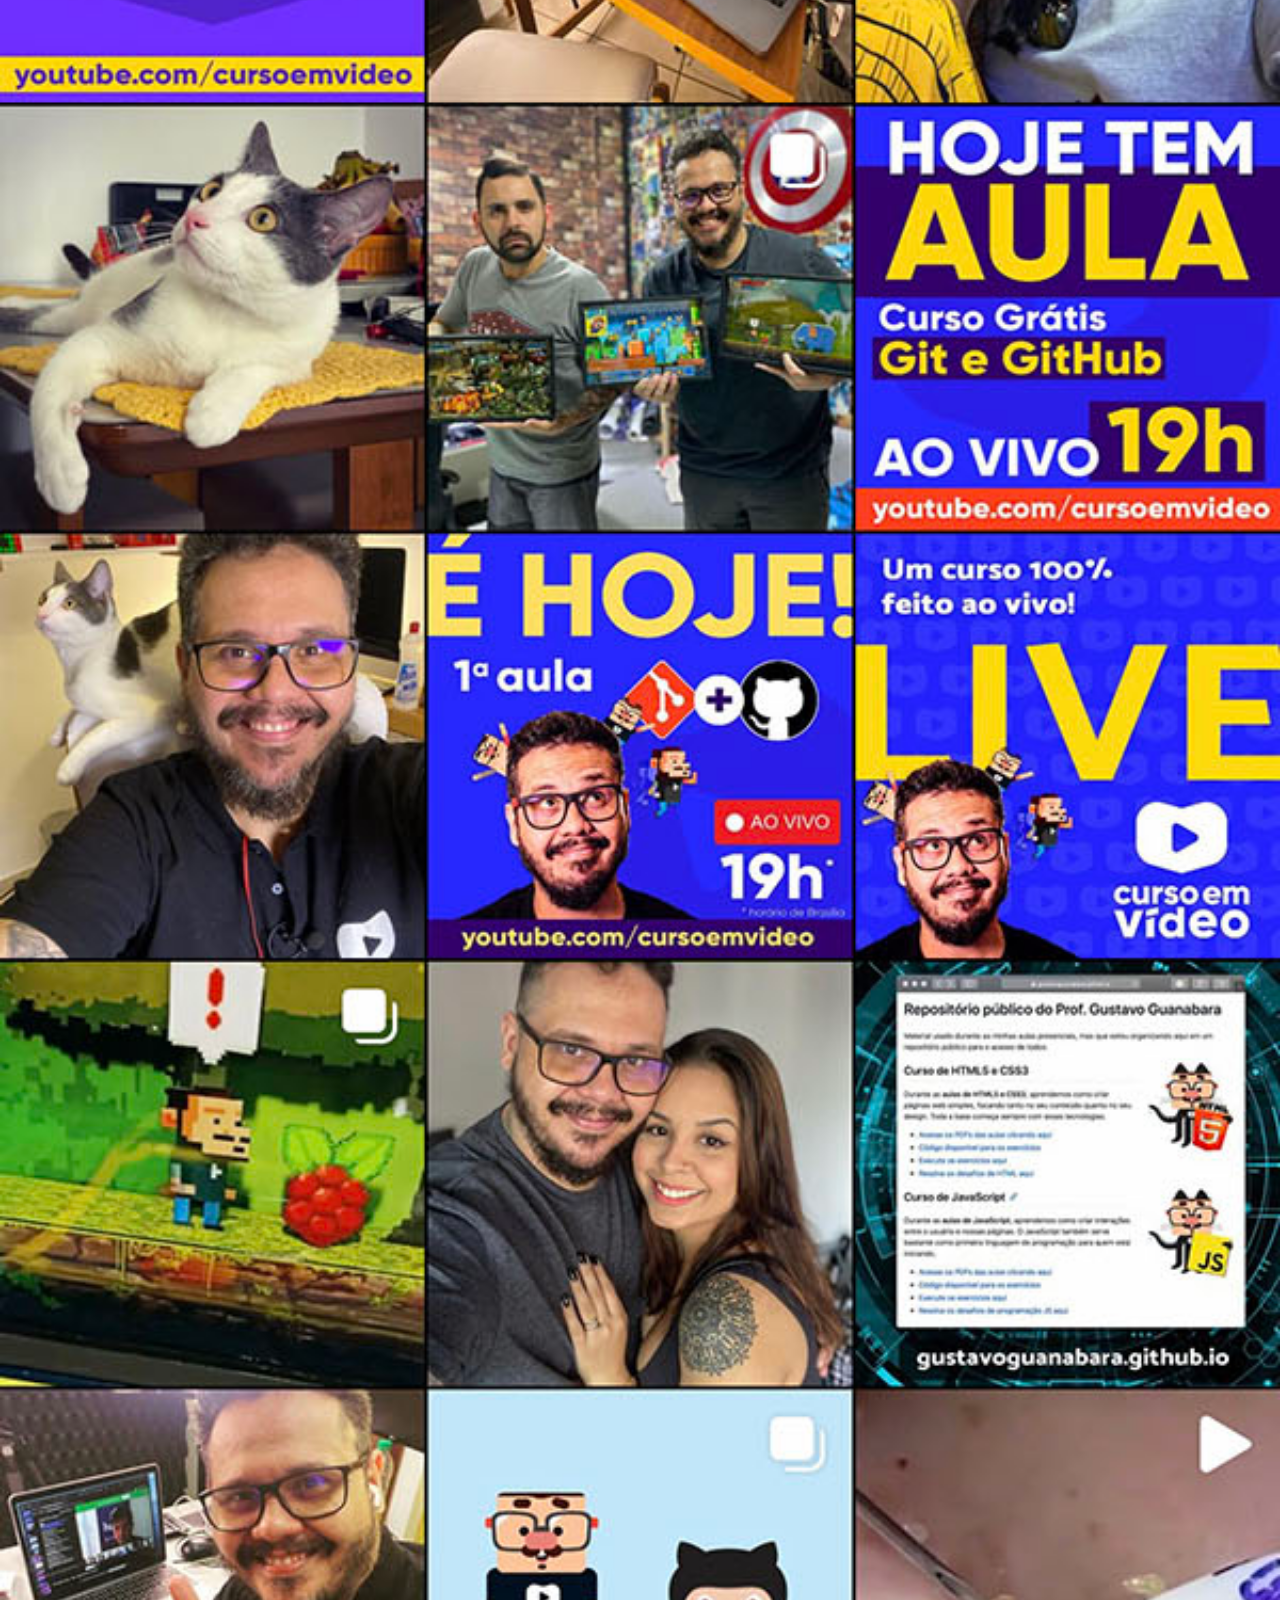
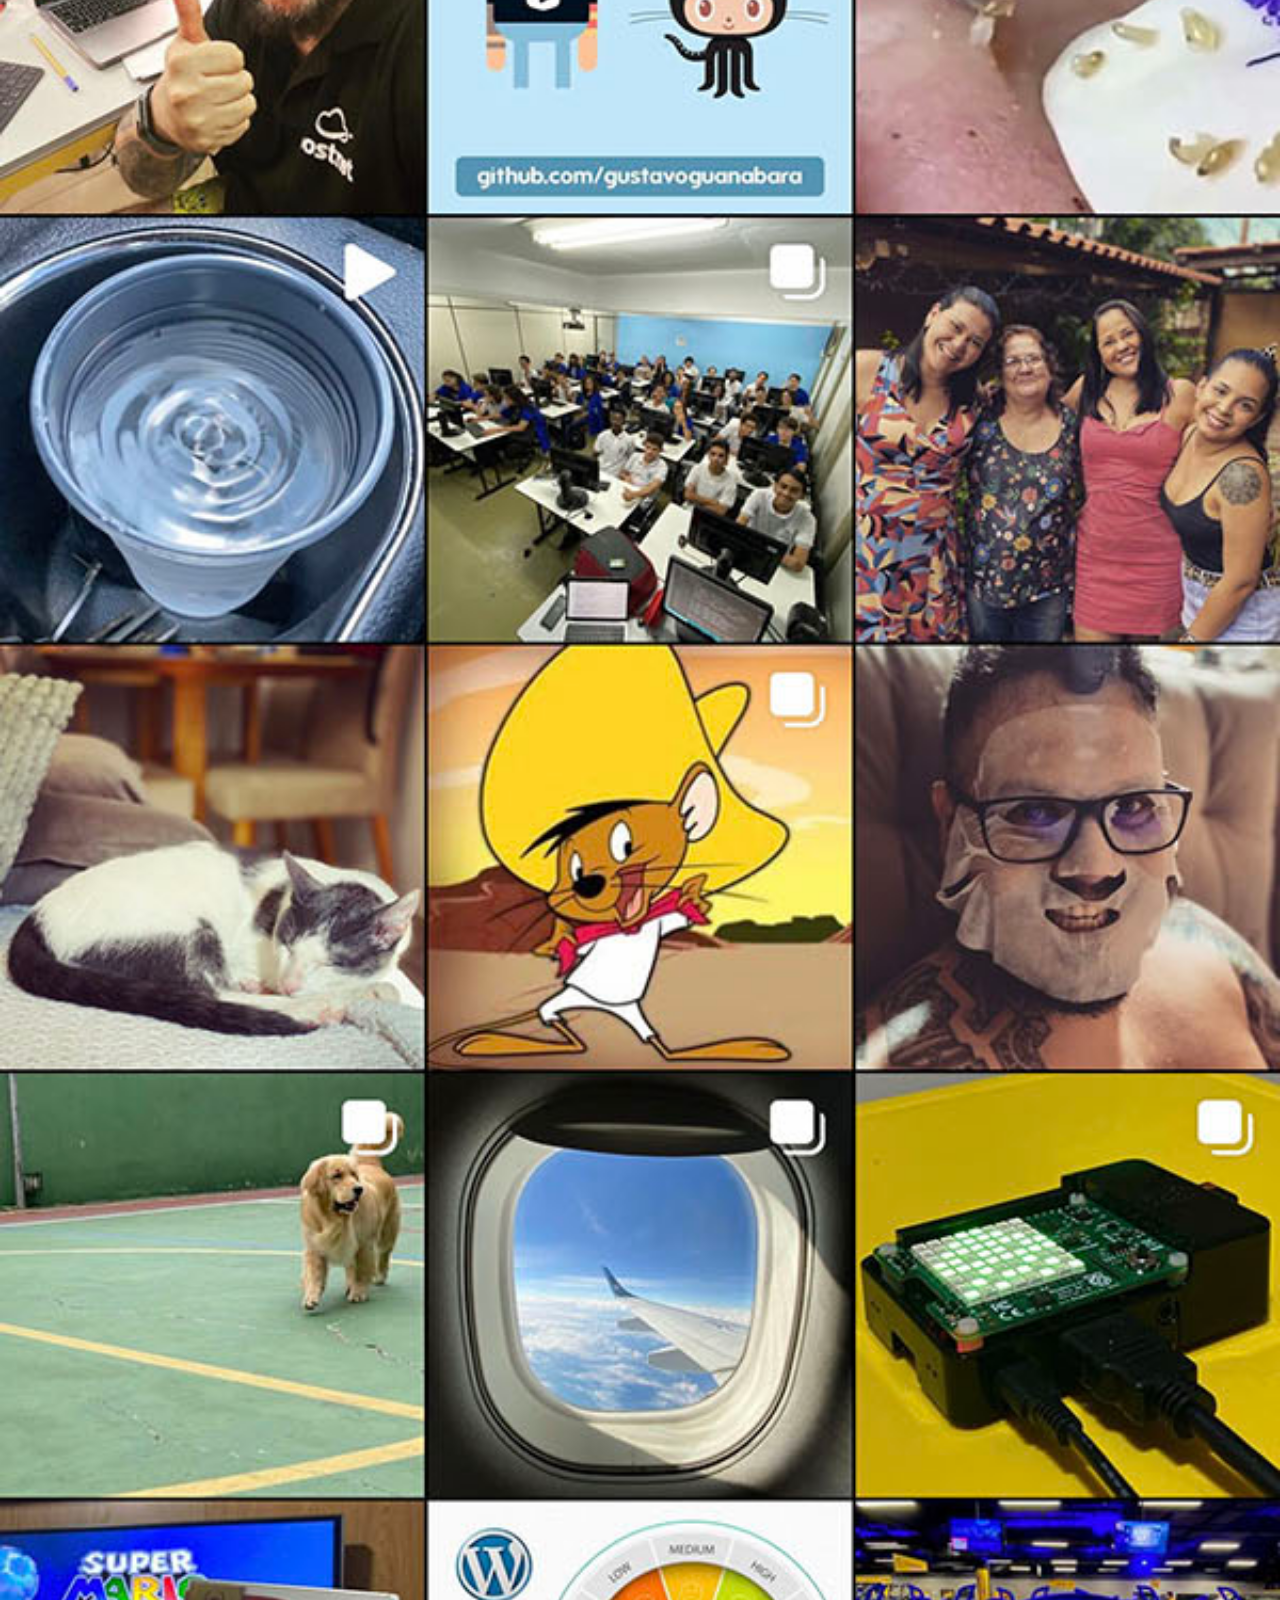
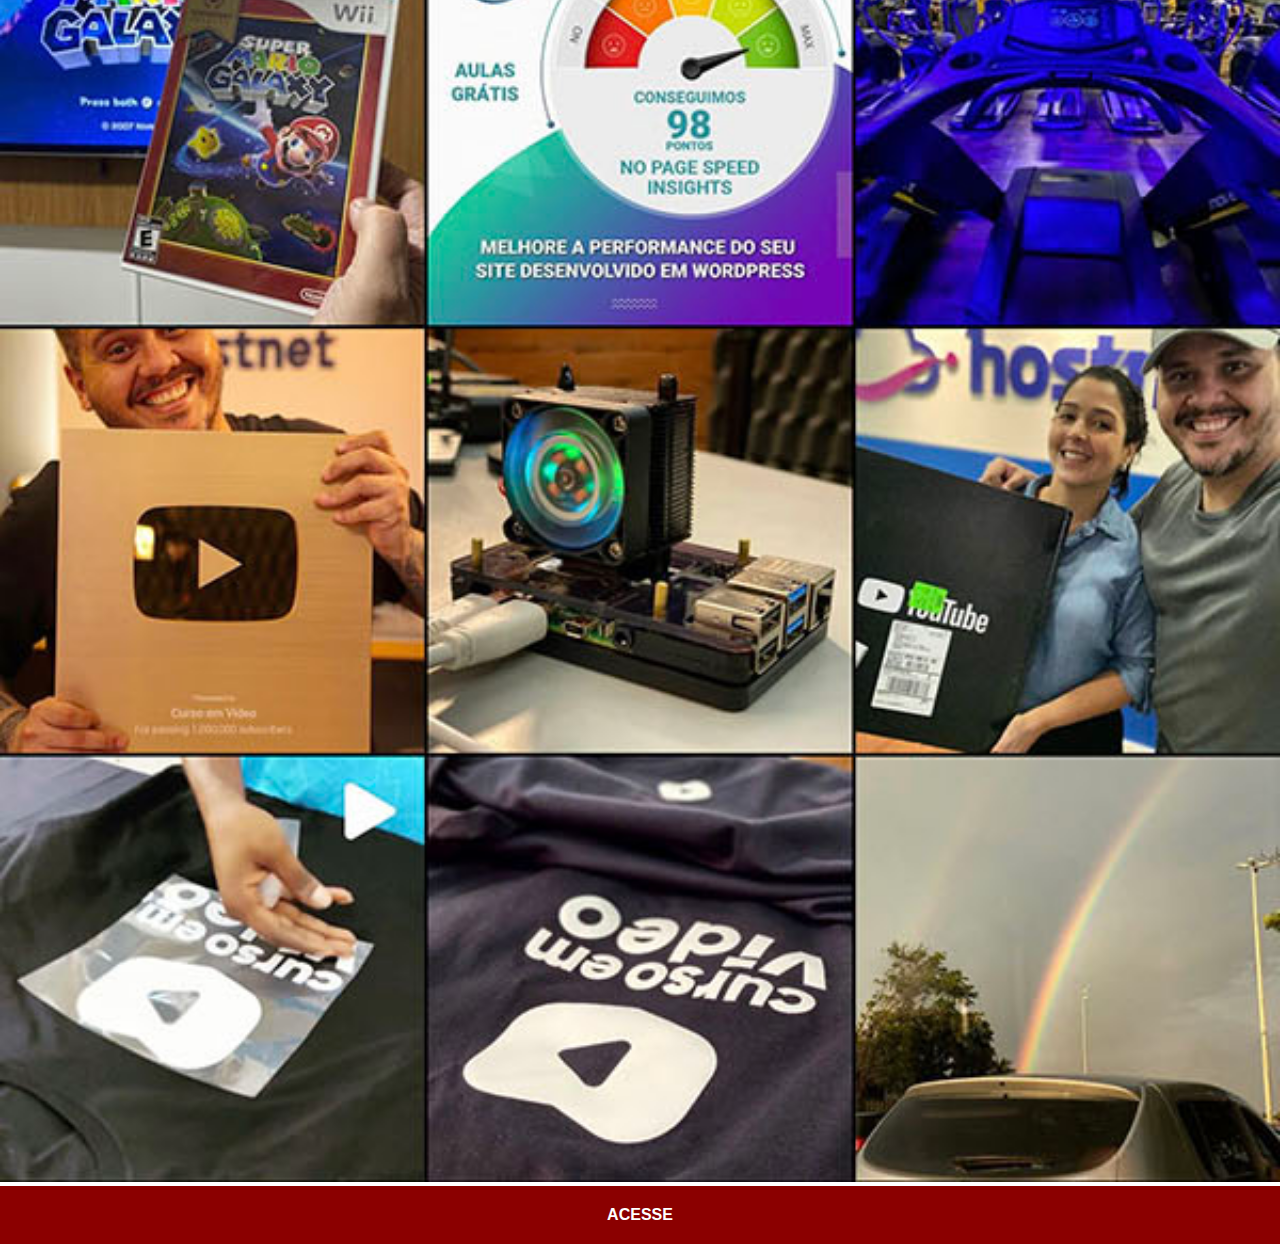
<file: instagram.html>
<!DOCTYPE html>
<html lang="pt-BR">
<head>
    <meta charset="UTF-8">
    <meta name="viewport" content="width=device-width, initial-scale=1.0">
    <title>Instagram</title>
    <link rel="stylesheet" href="estilos/social.css">
</head>
<body>
    <img src="imagens/tela-instagram.jpg" alt="Instagram">
<a href="https://www.instagram.com/gustavoguanabara/" target="_blank">ACESSE</a>
</body>
</html>
</file>
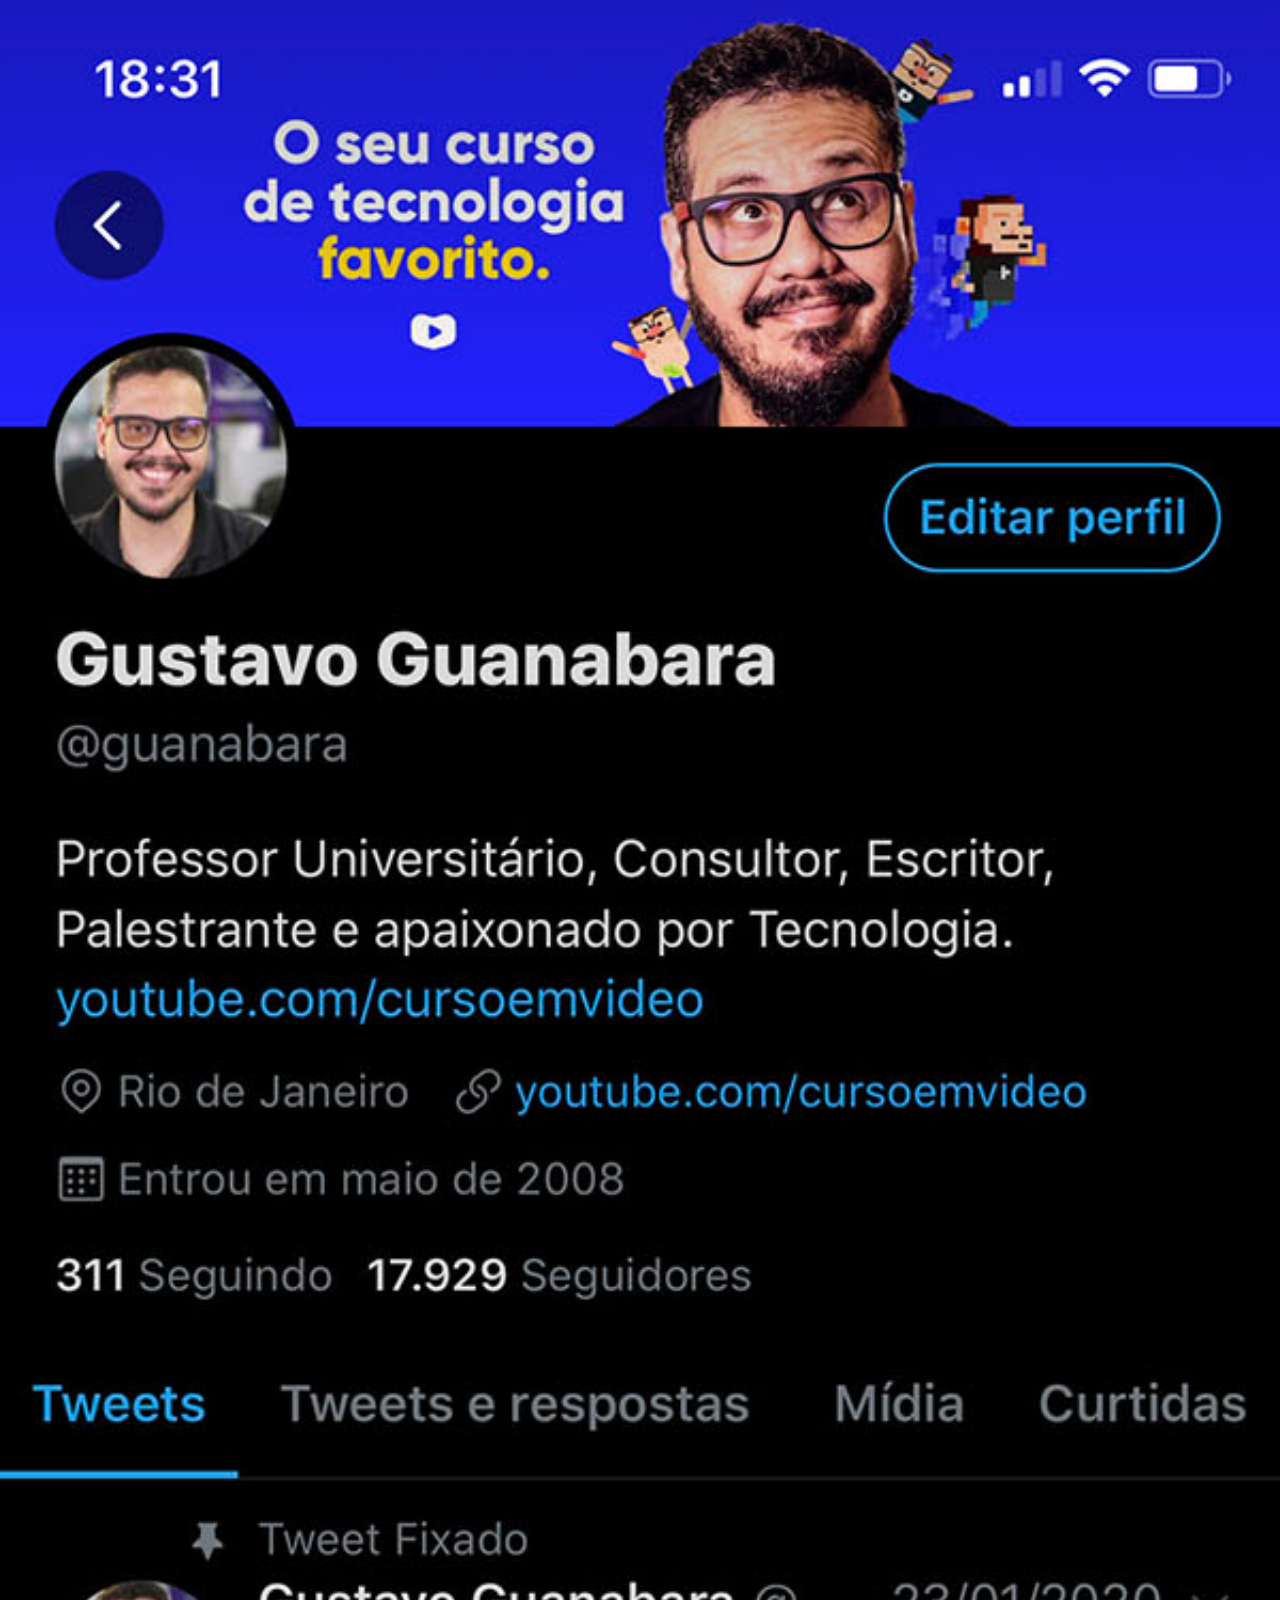
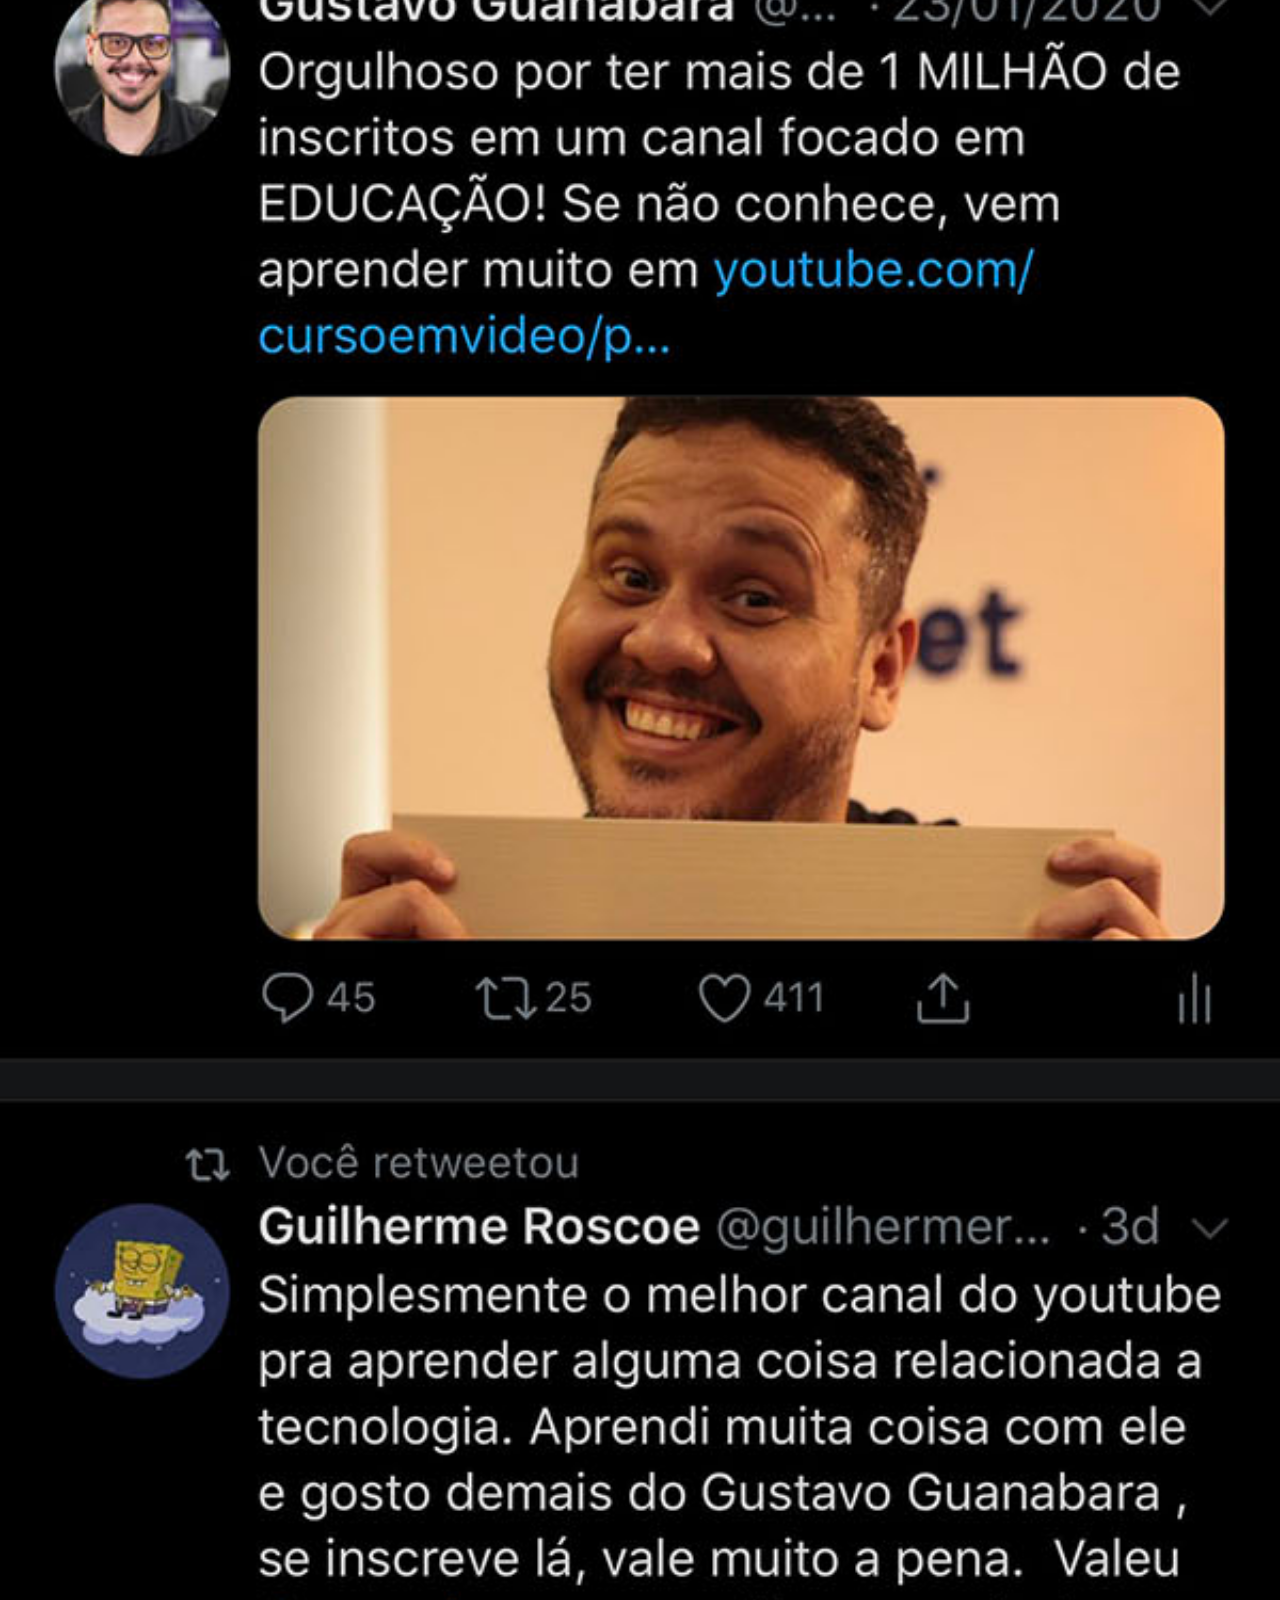
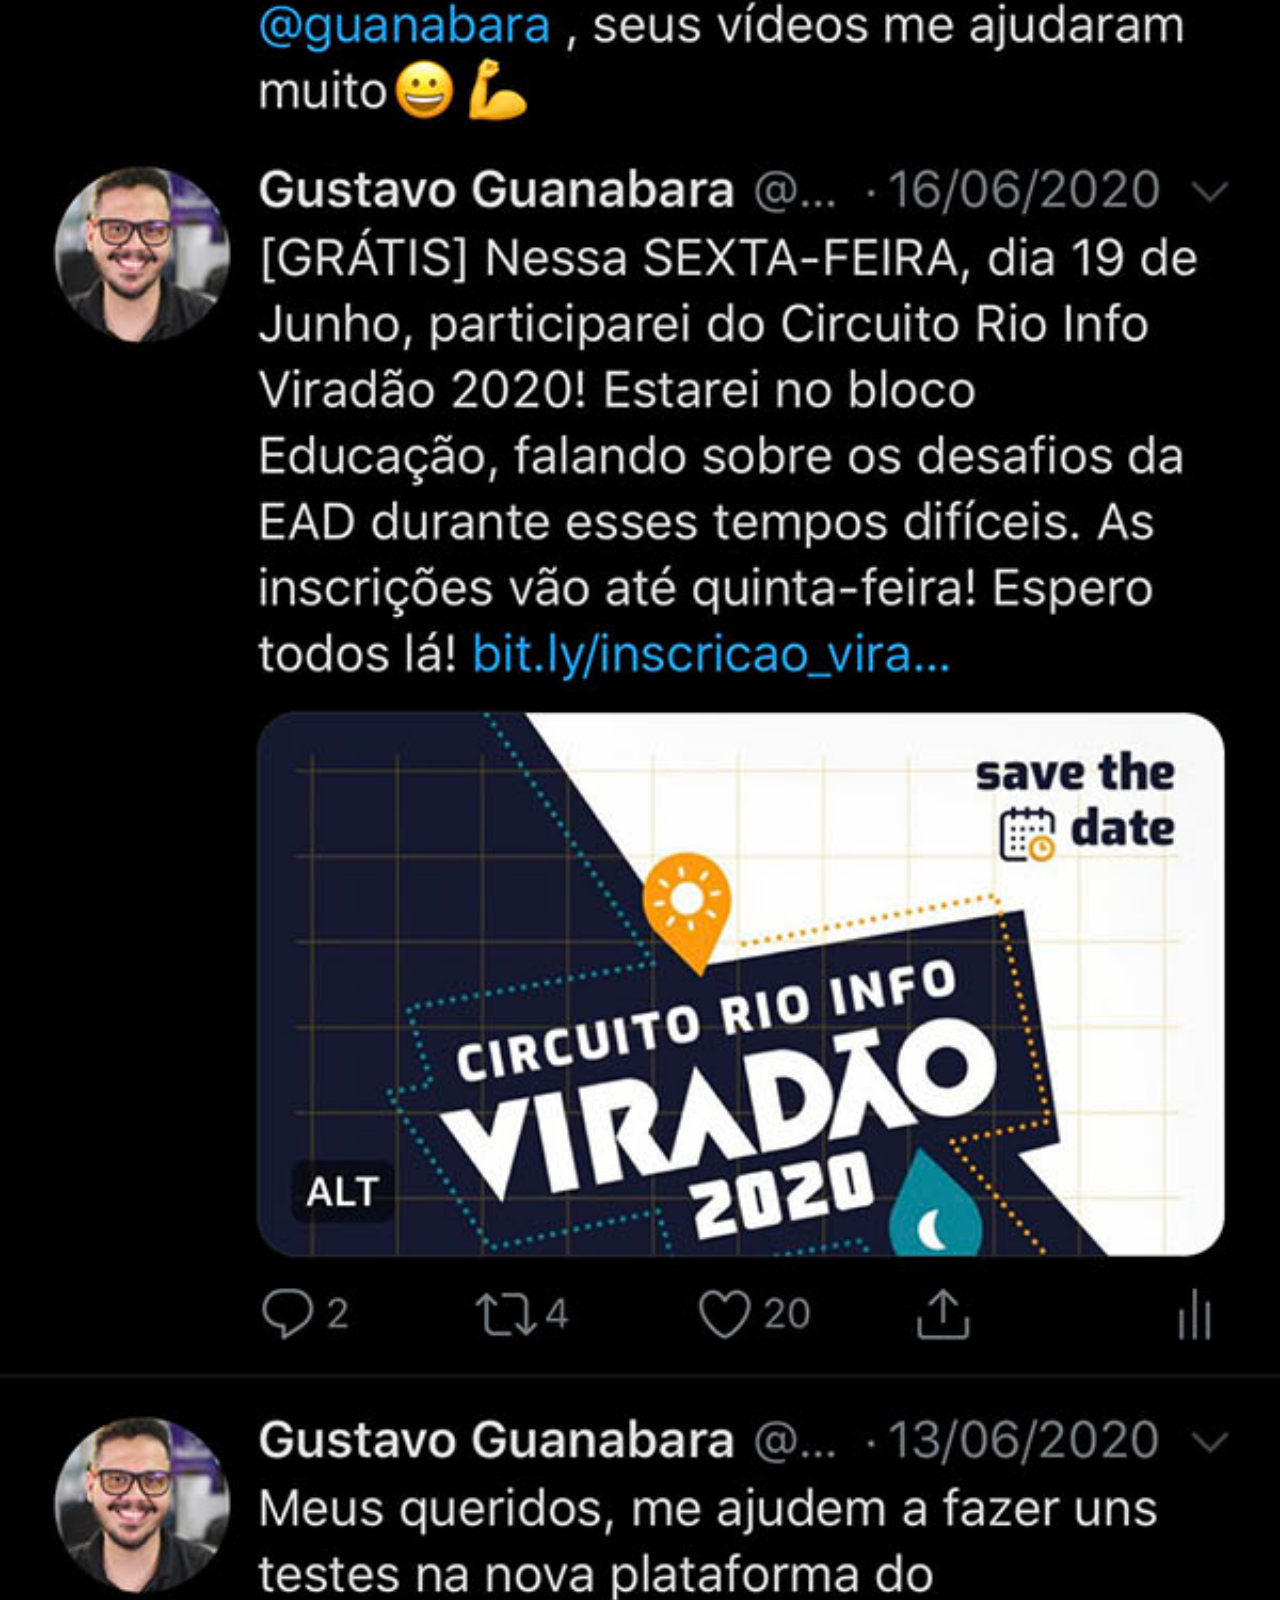
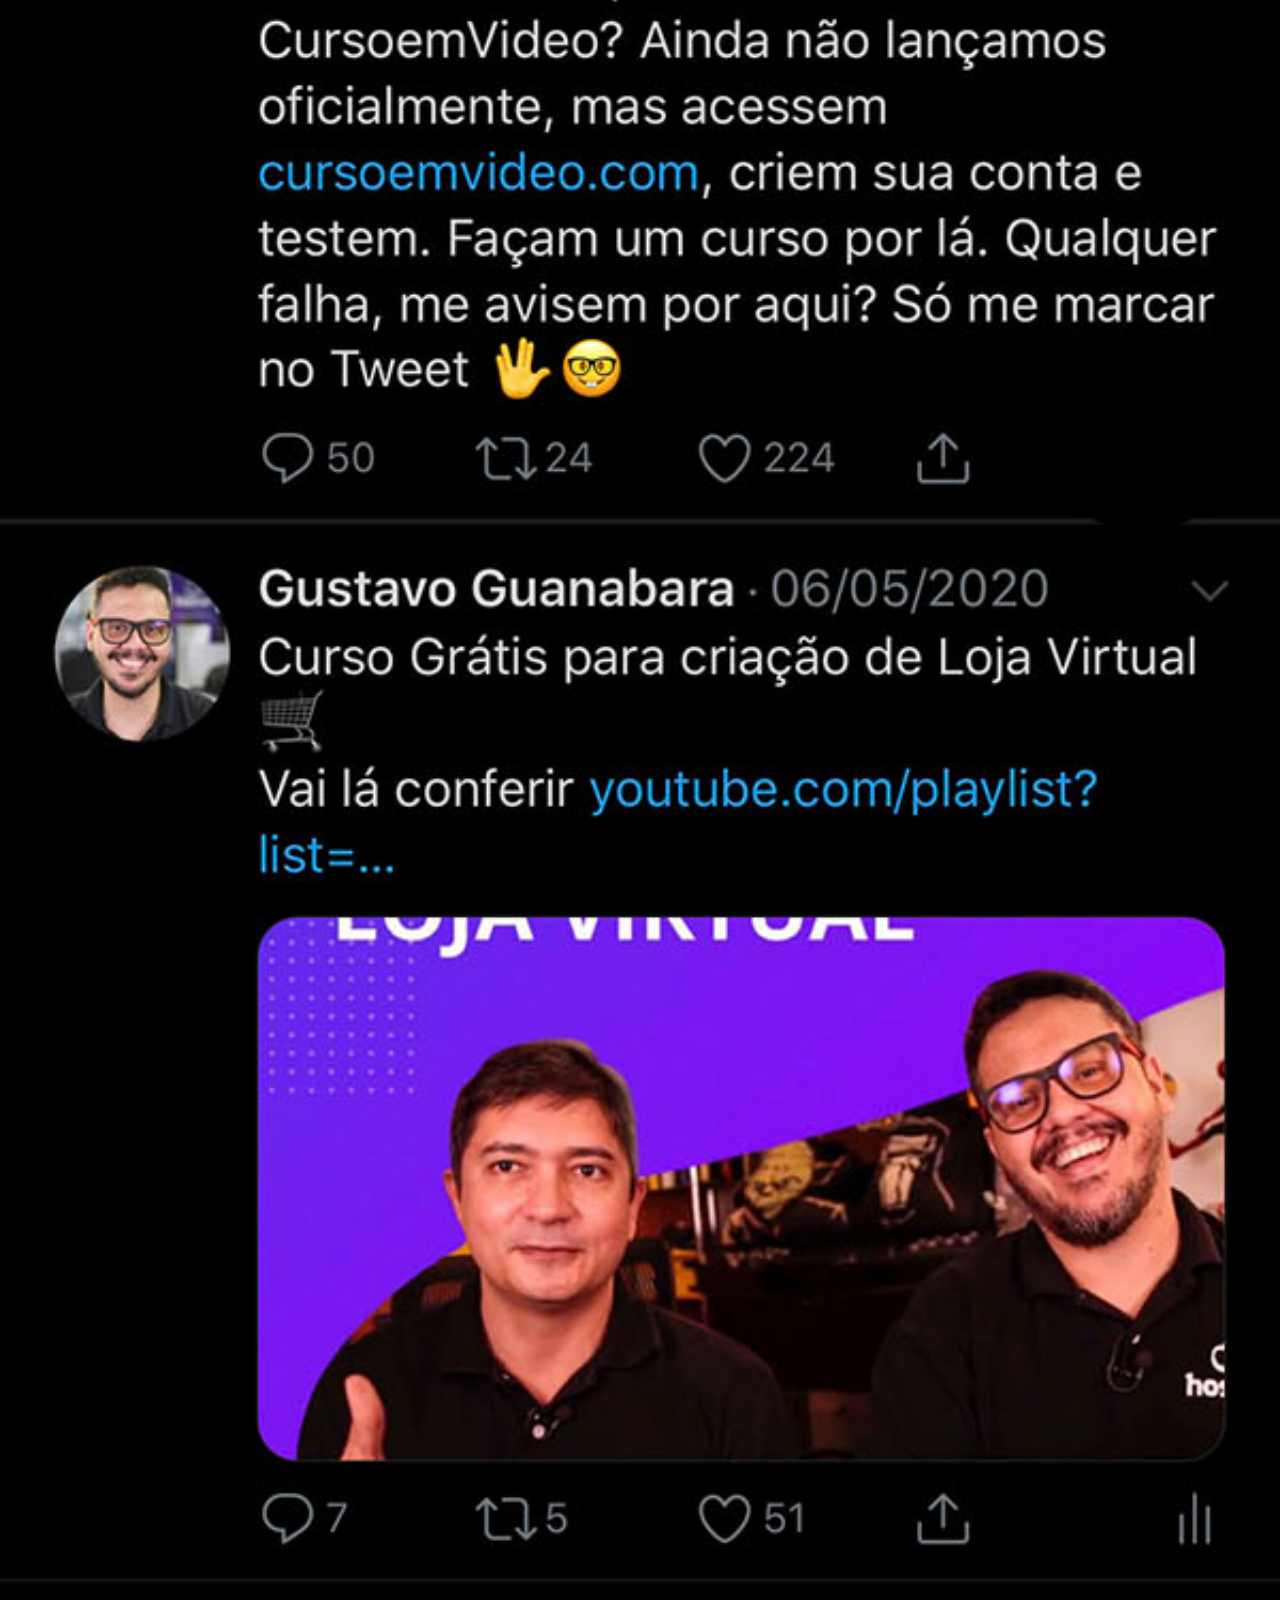
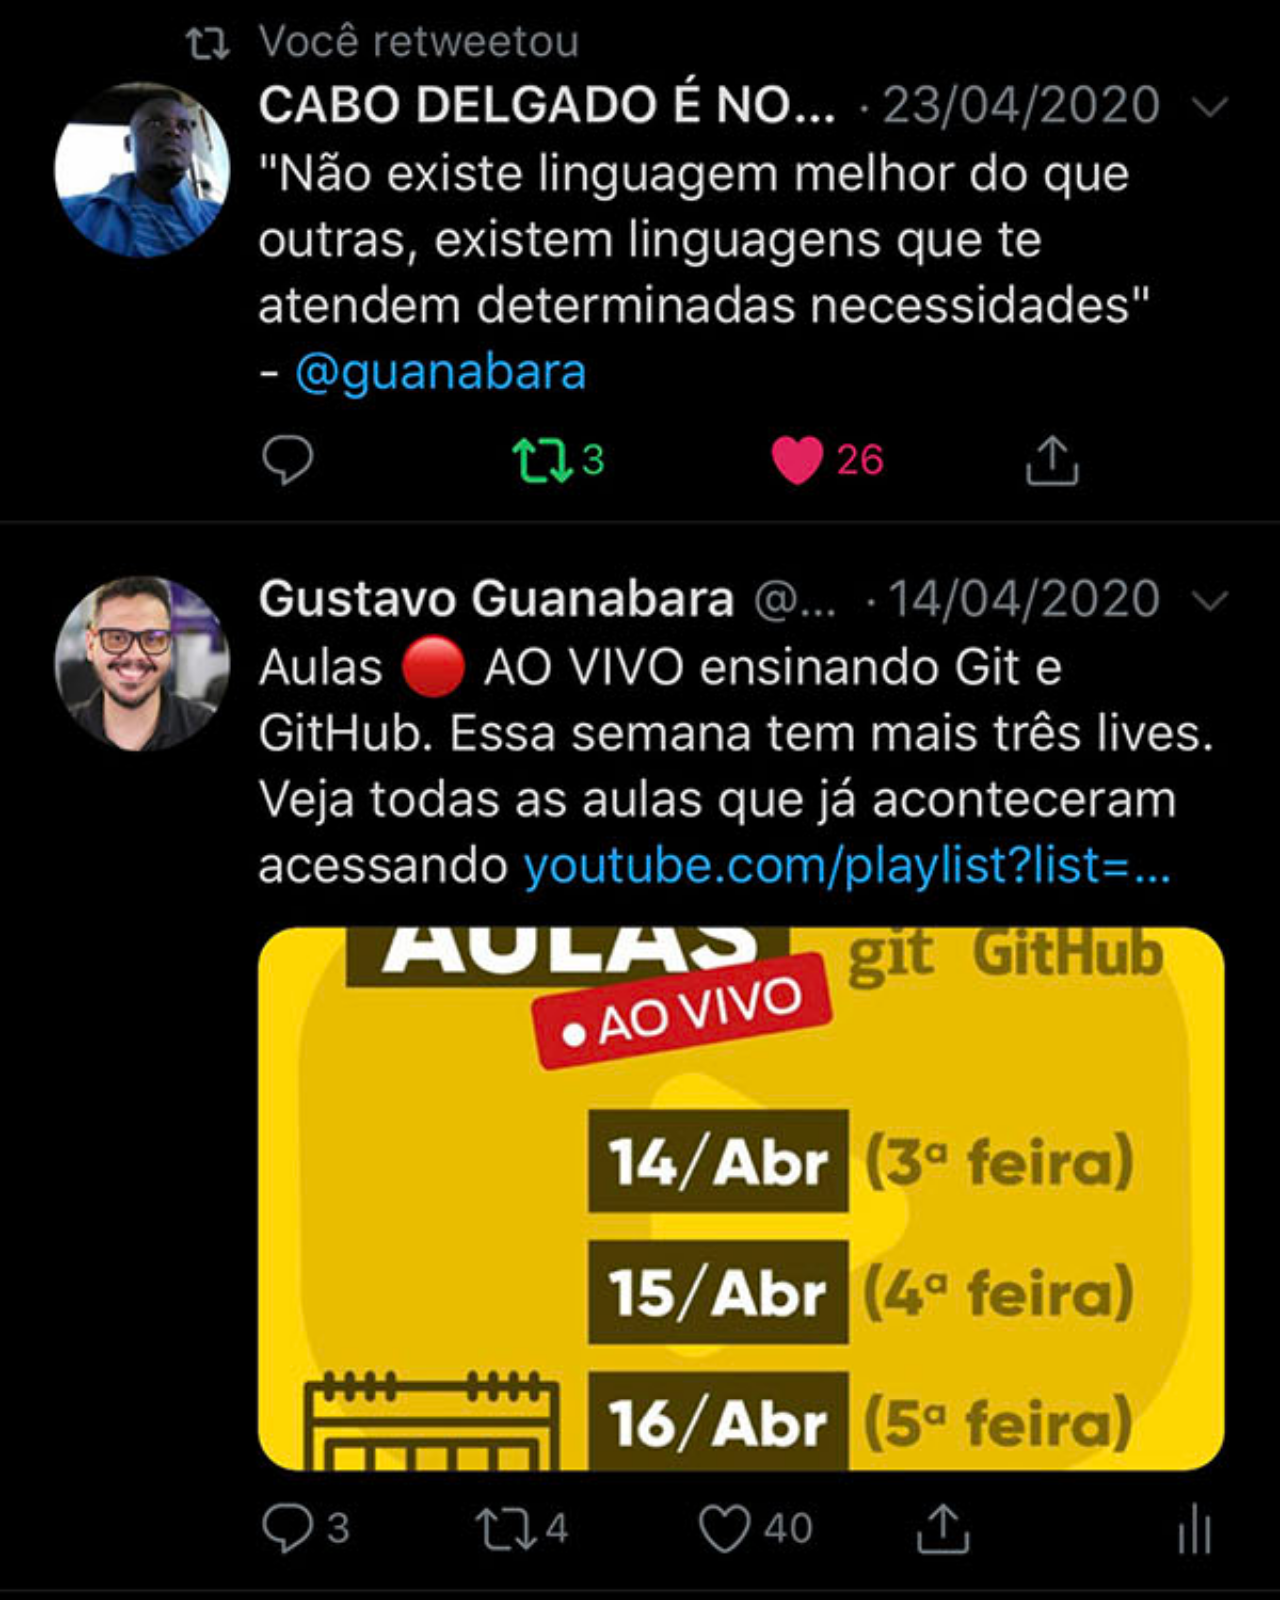
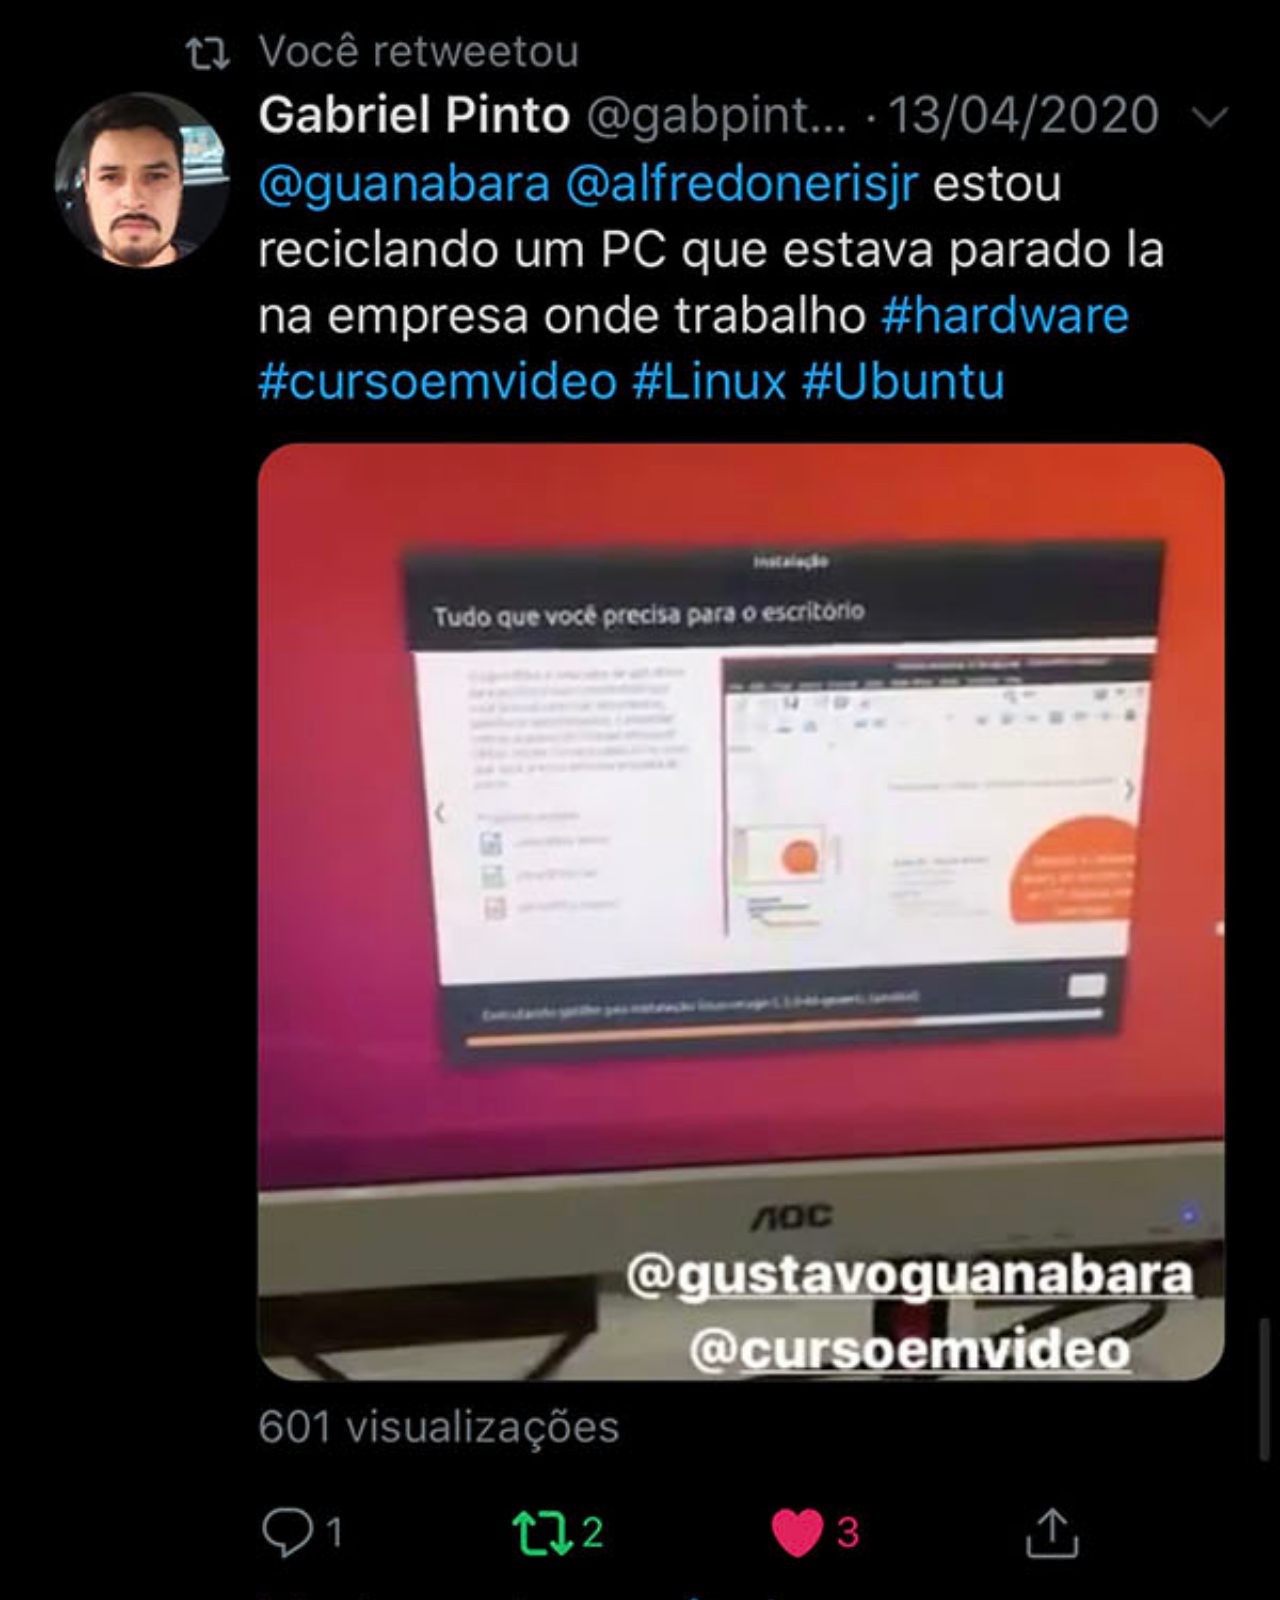
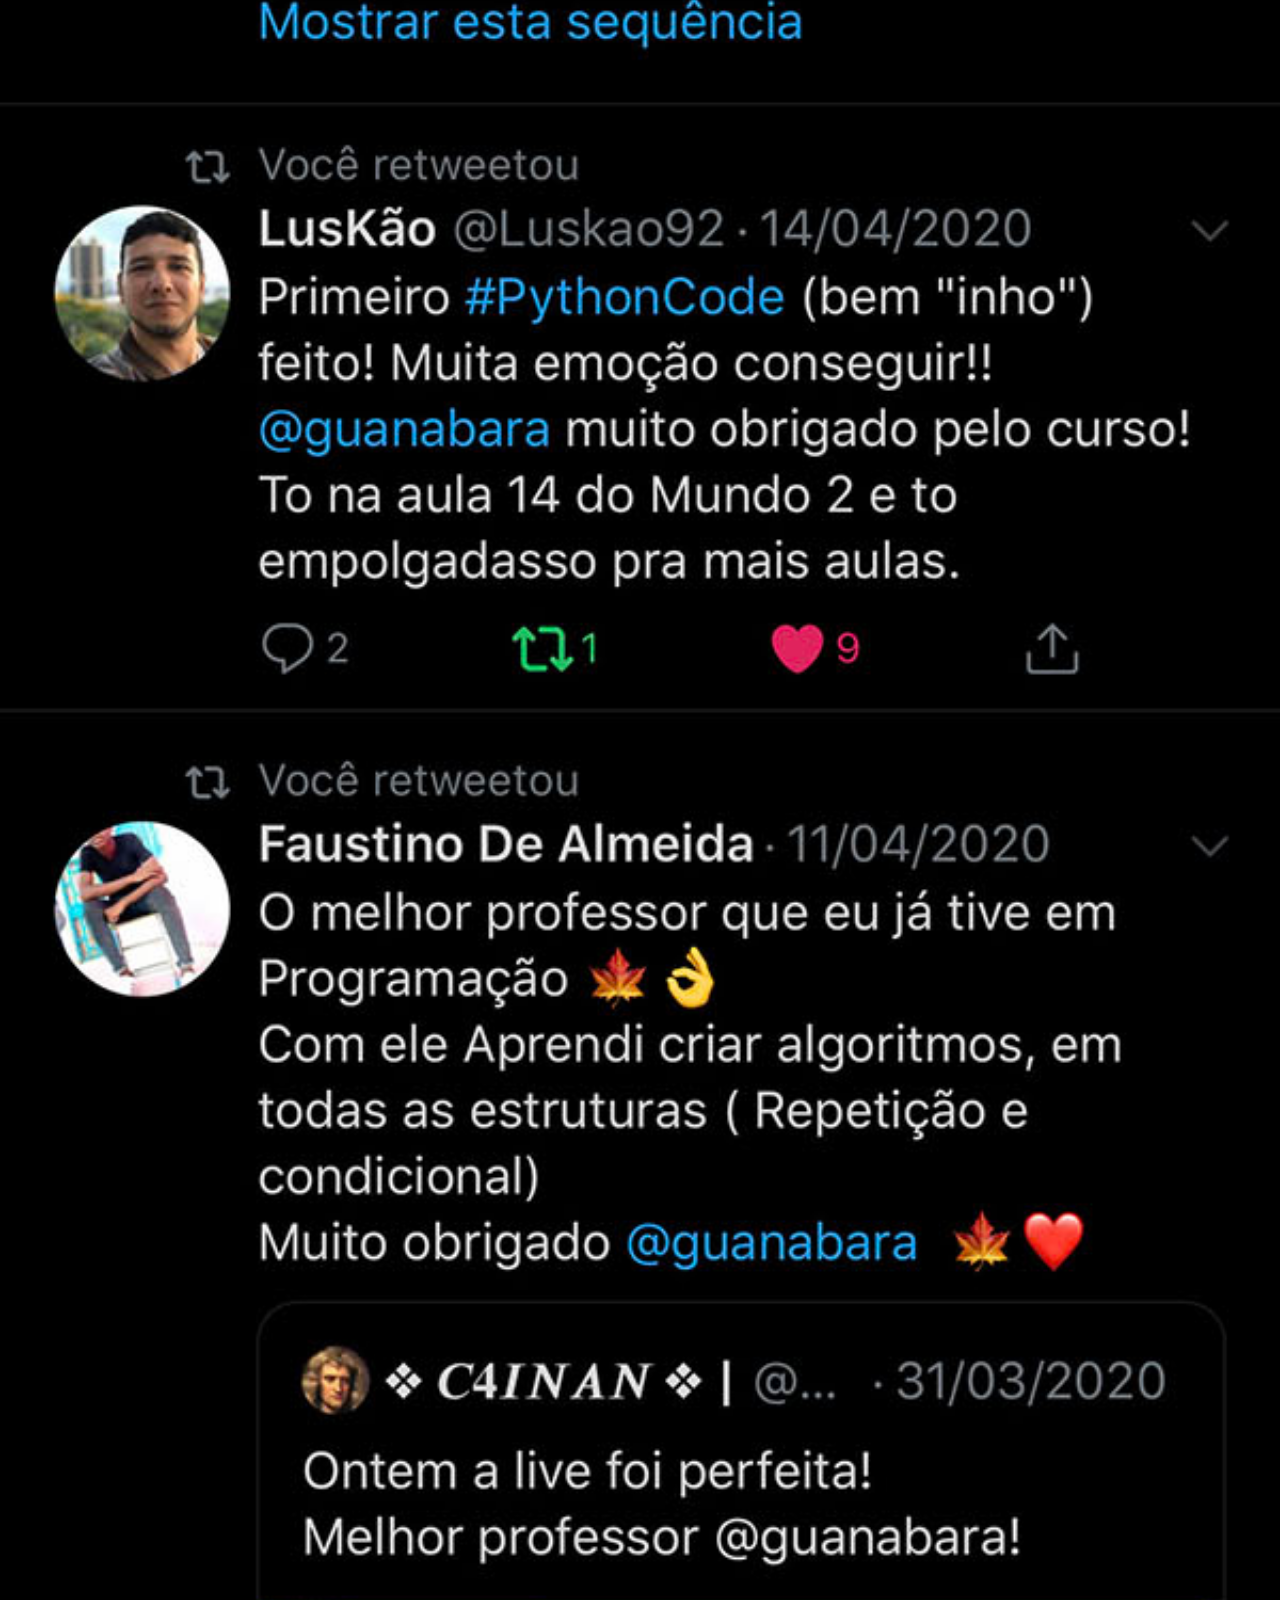
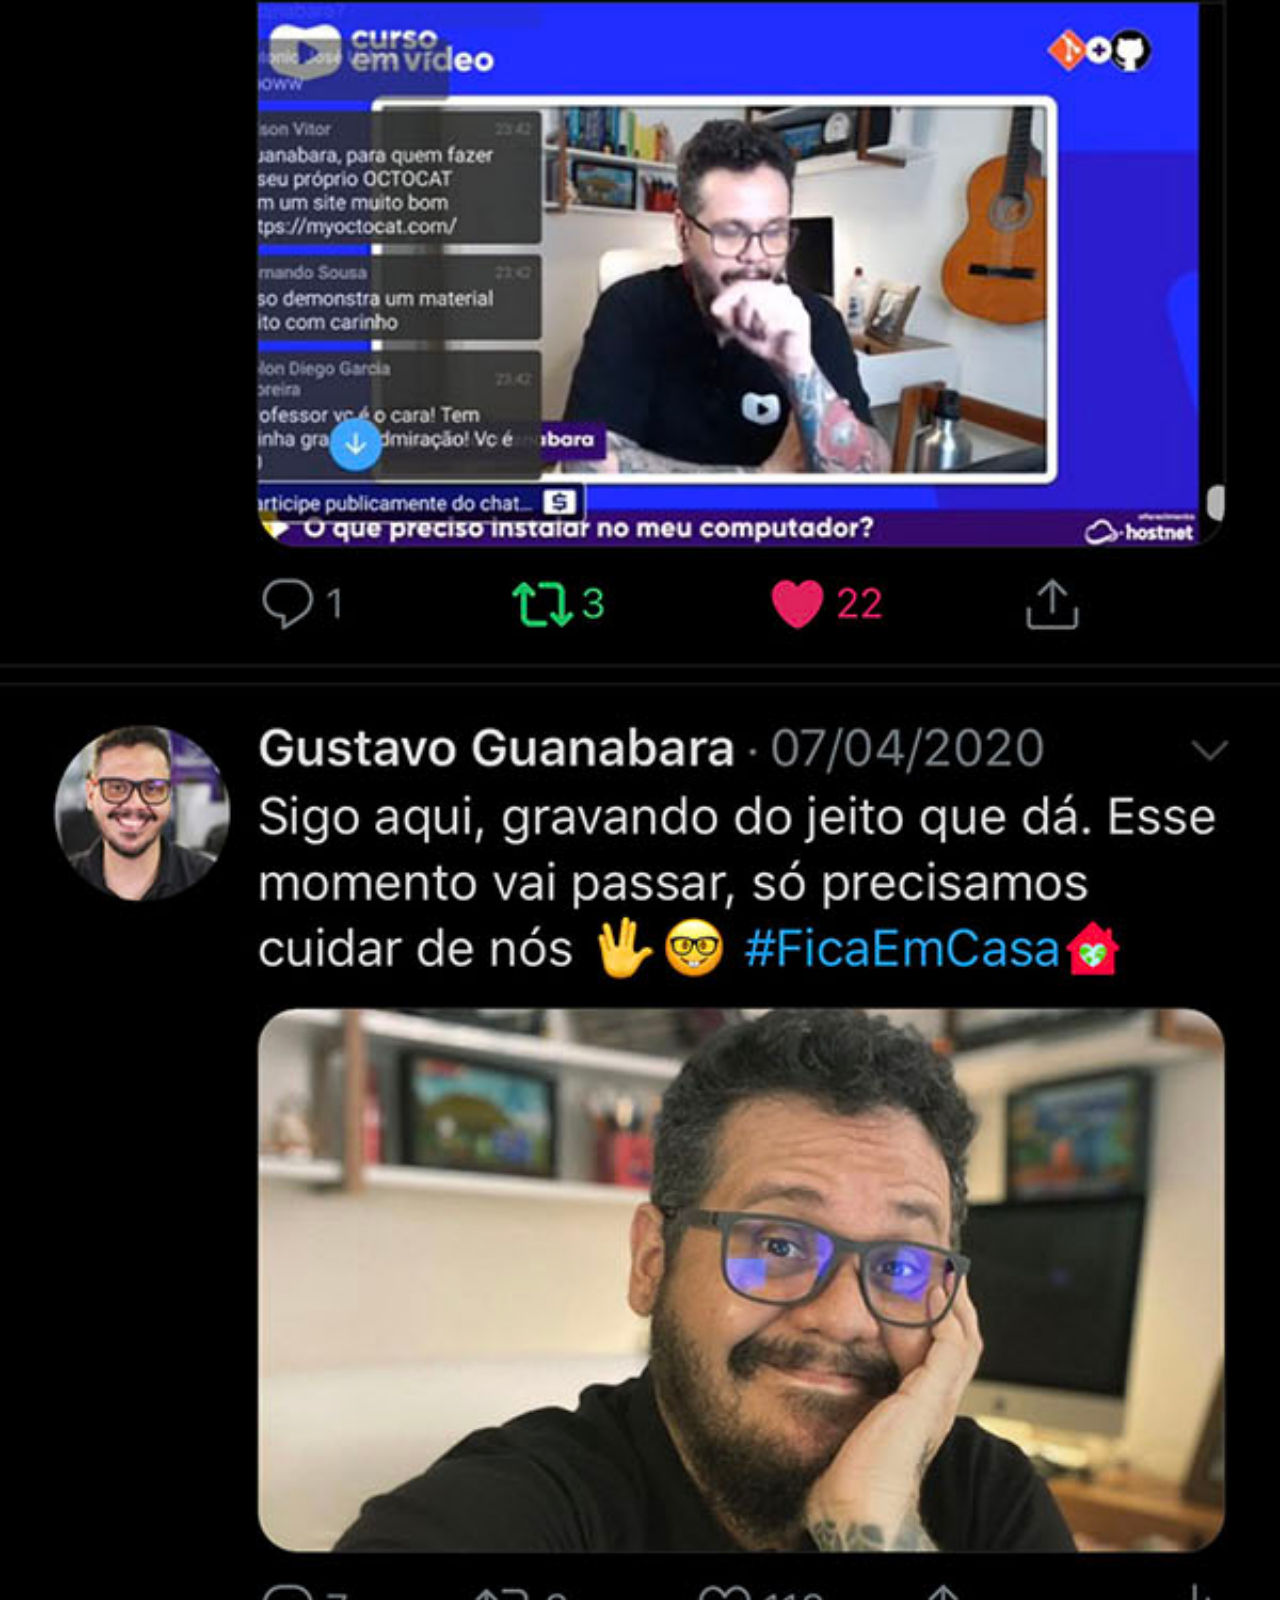
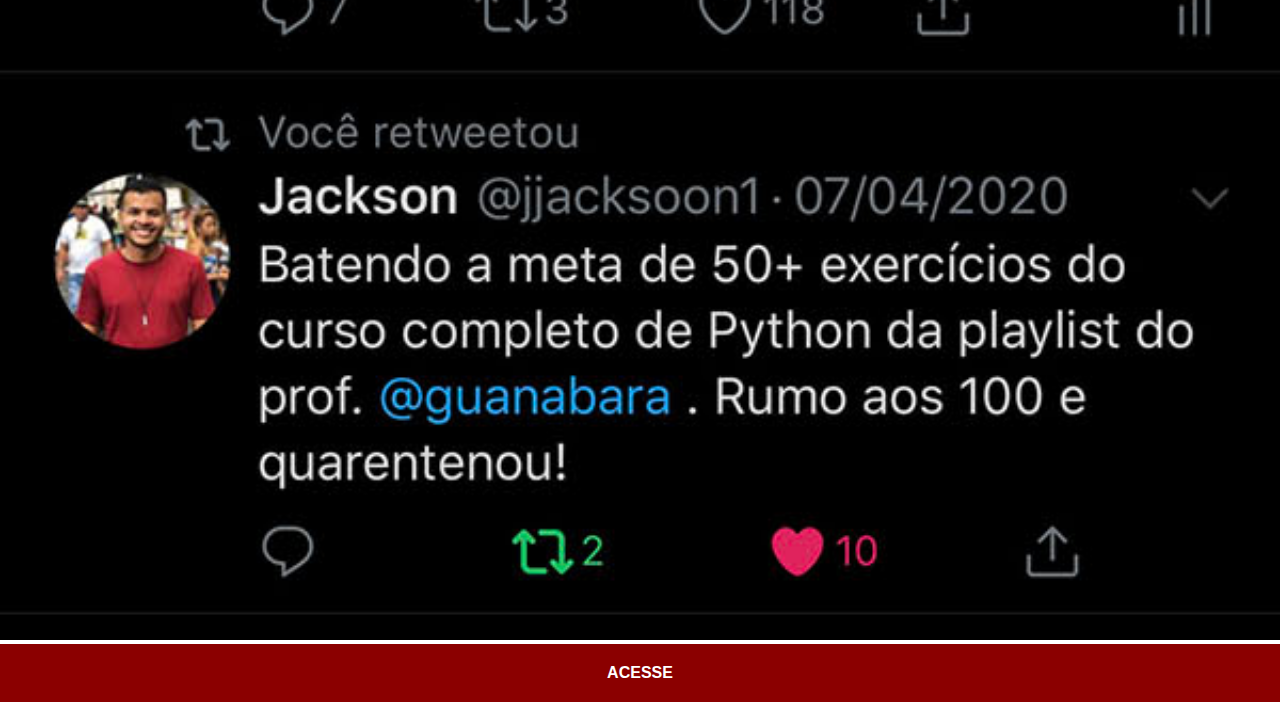
<file: twitter.html>
<!DOCTYPE html>
<html lang="pt-BR">
<head>
    <meta charset="UTF-8">
    <meta name="viewport" content="width=device-width, initial-scale=1.0">
    <title>Twitter</title>
    <link rel="stylesheet" href="estilos/social.css">
</head>
<body>
    <img src="tela-twitter.jpg" alt="twitter">
<a href="https://twitter.com/guanabara" target="_blank">ACESSE</a>
</body>
</html>
</file>
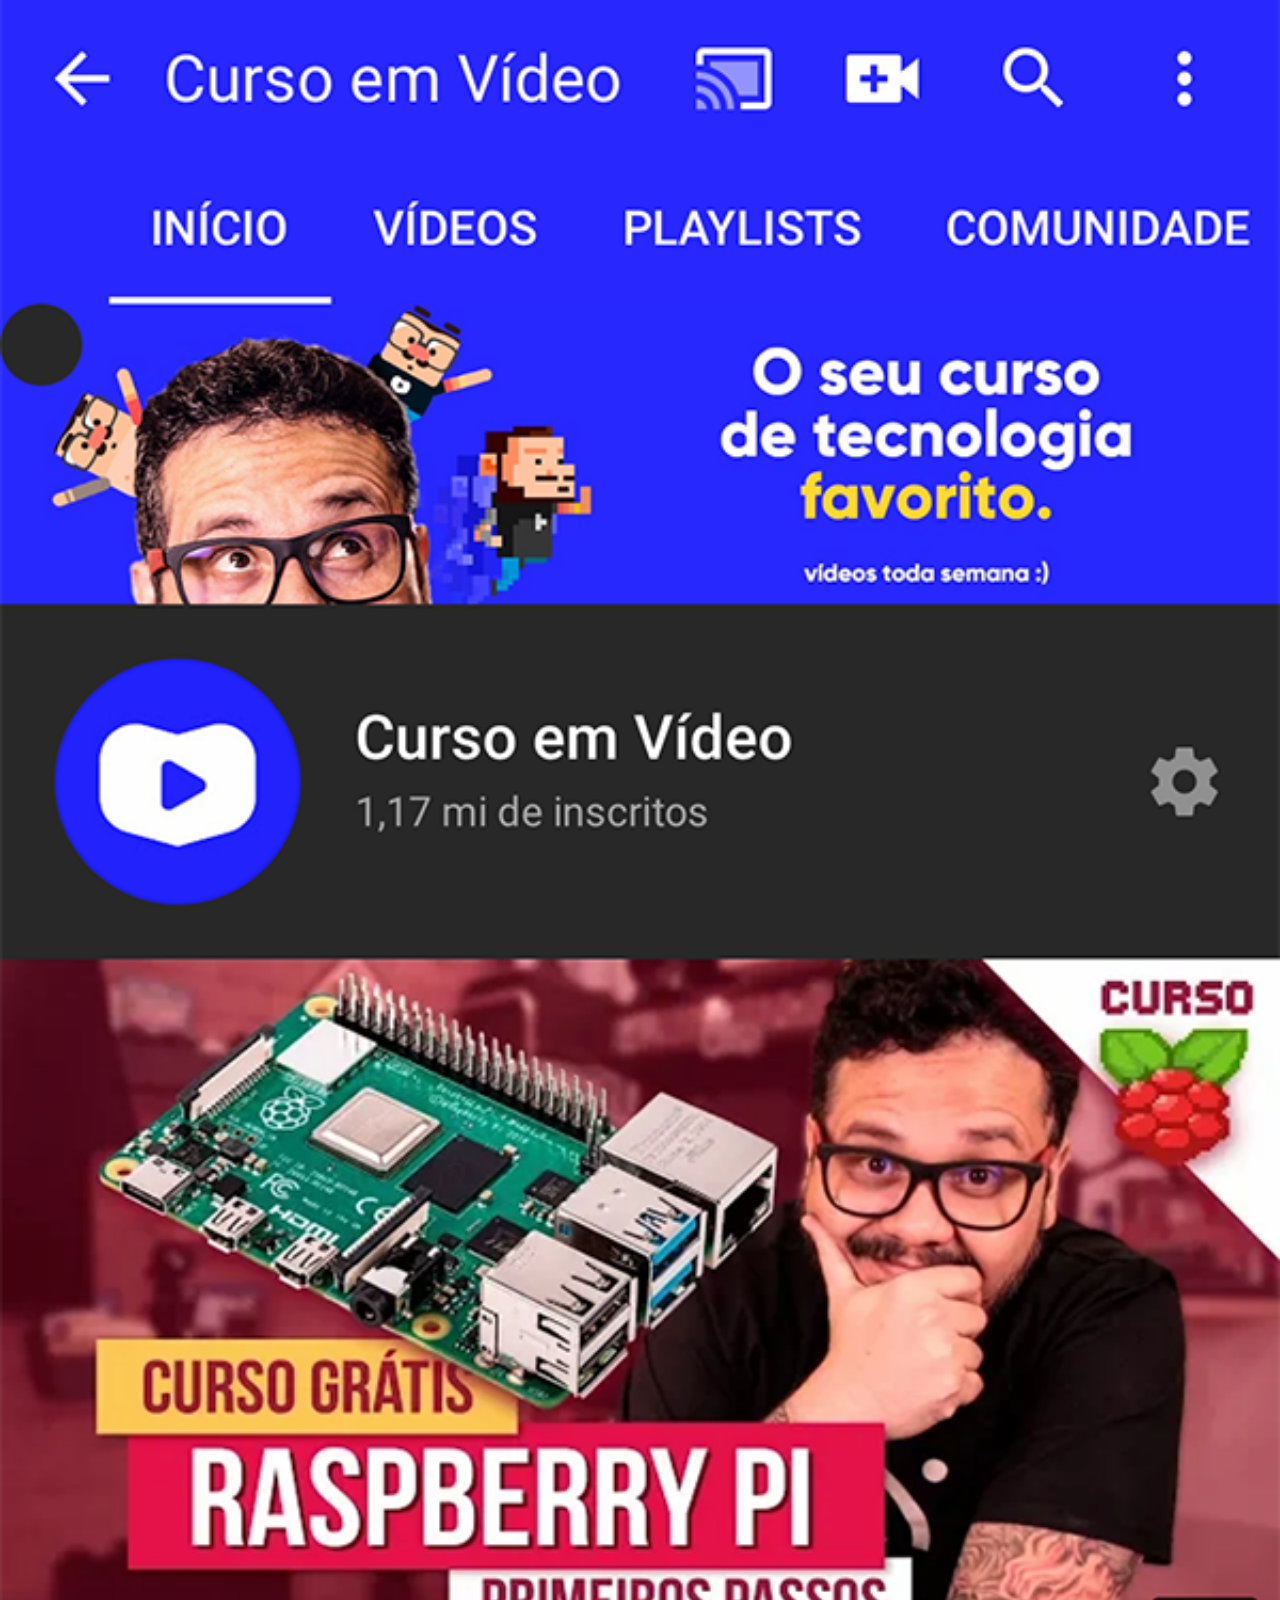
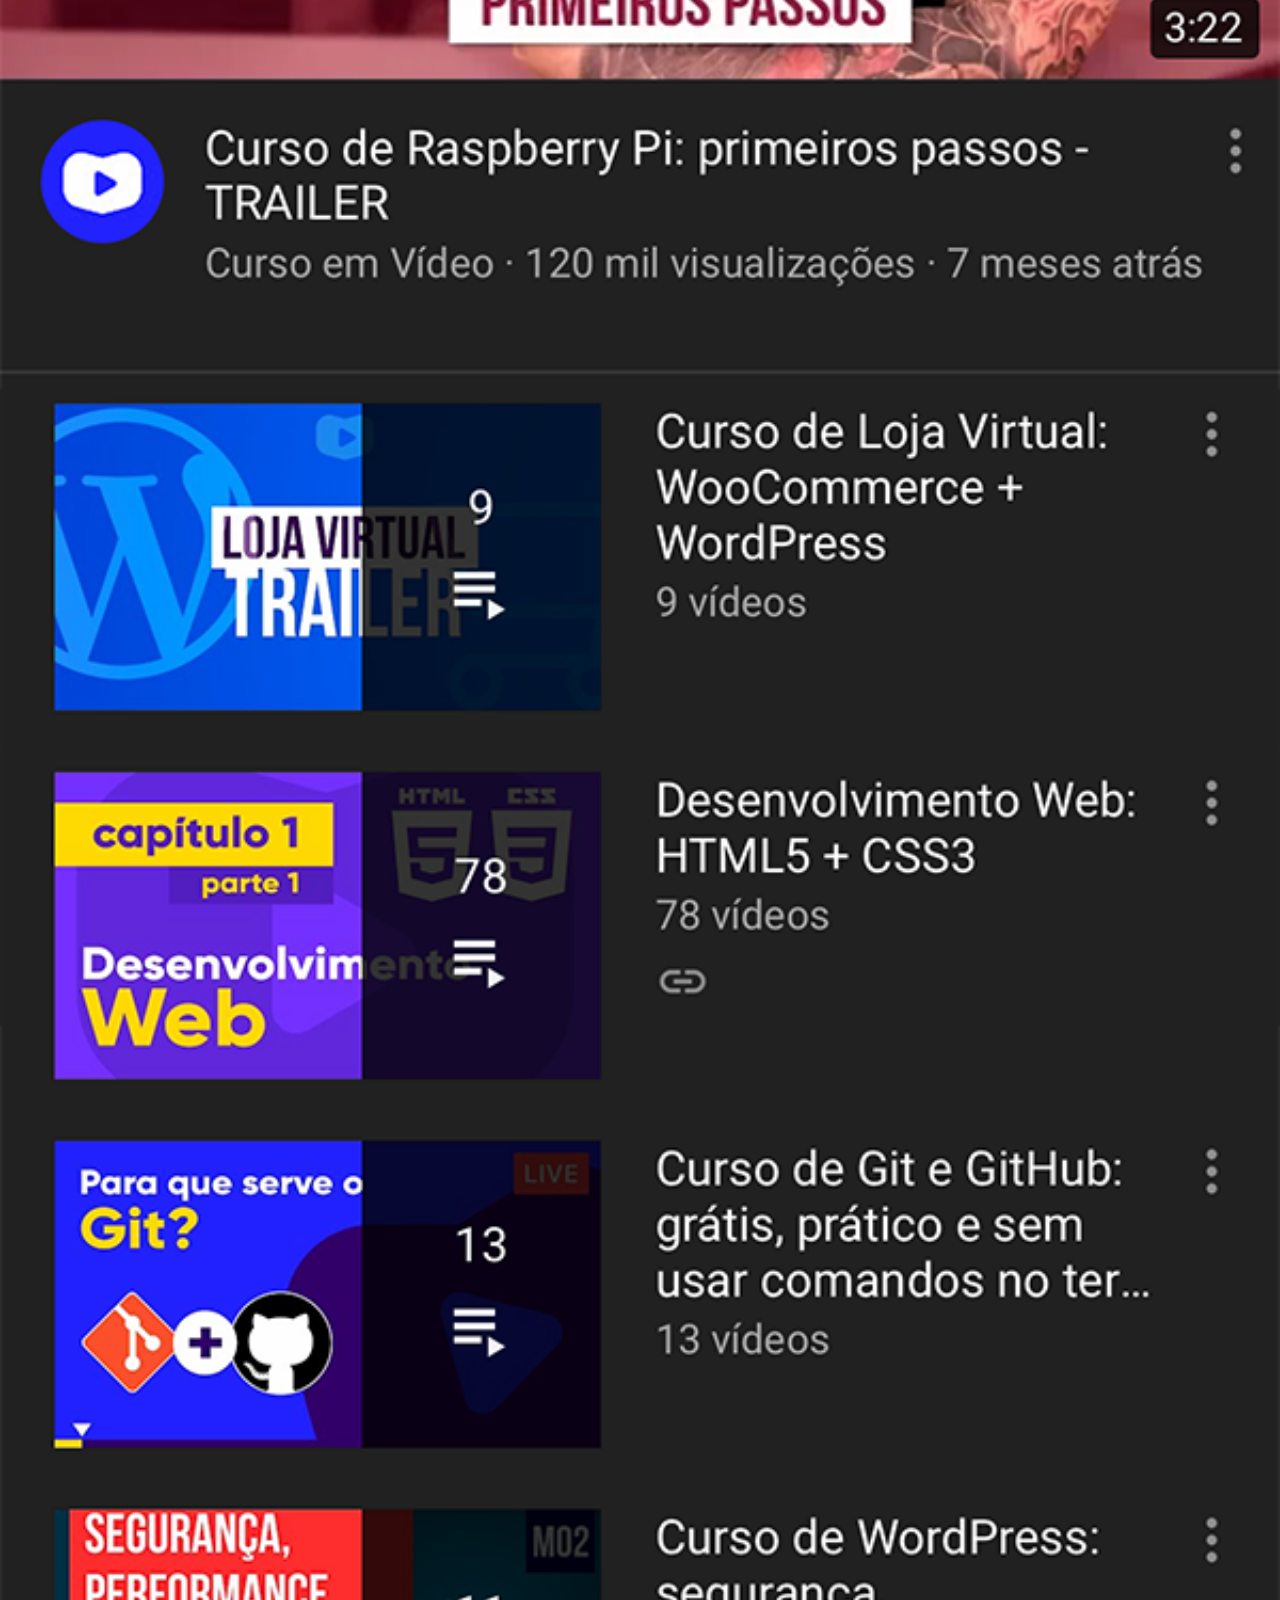
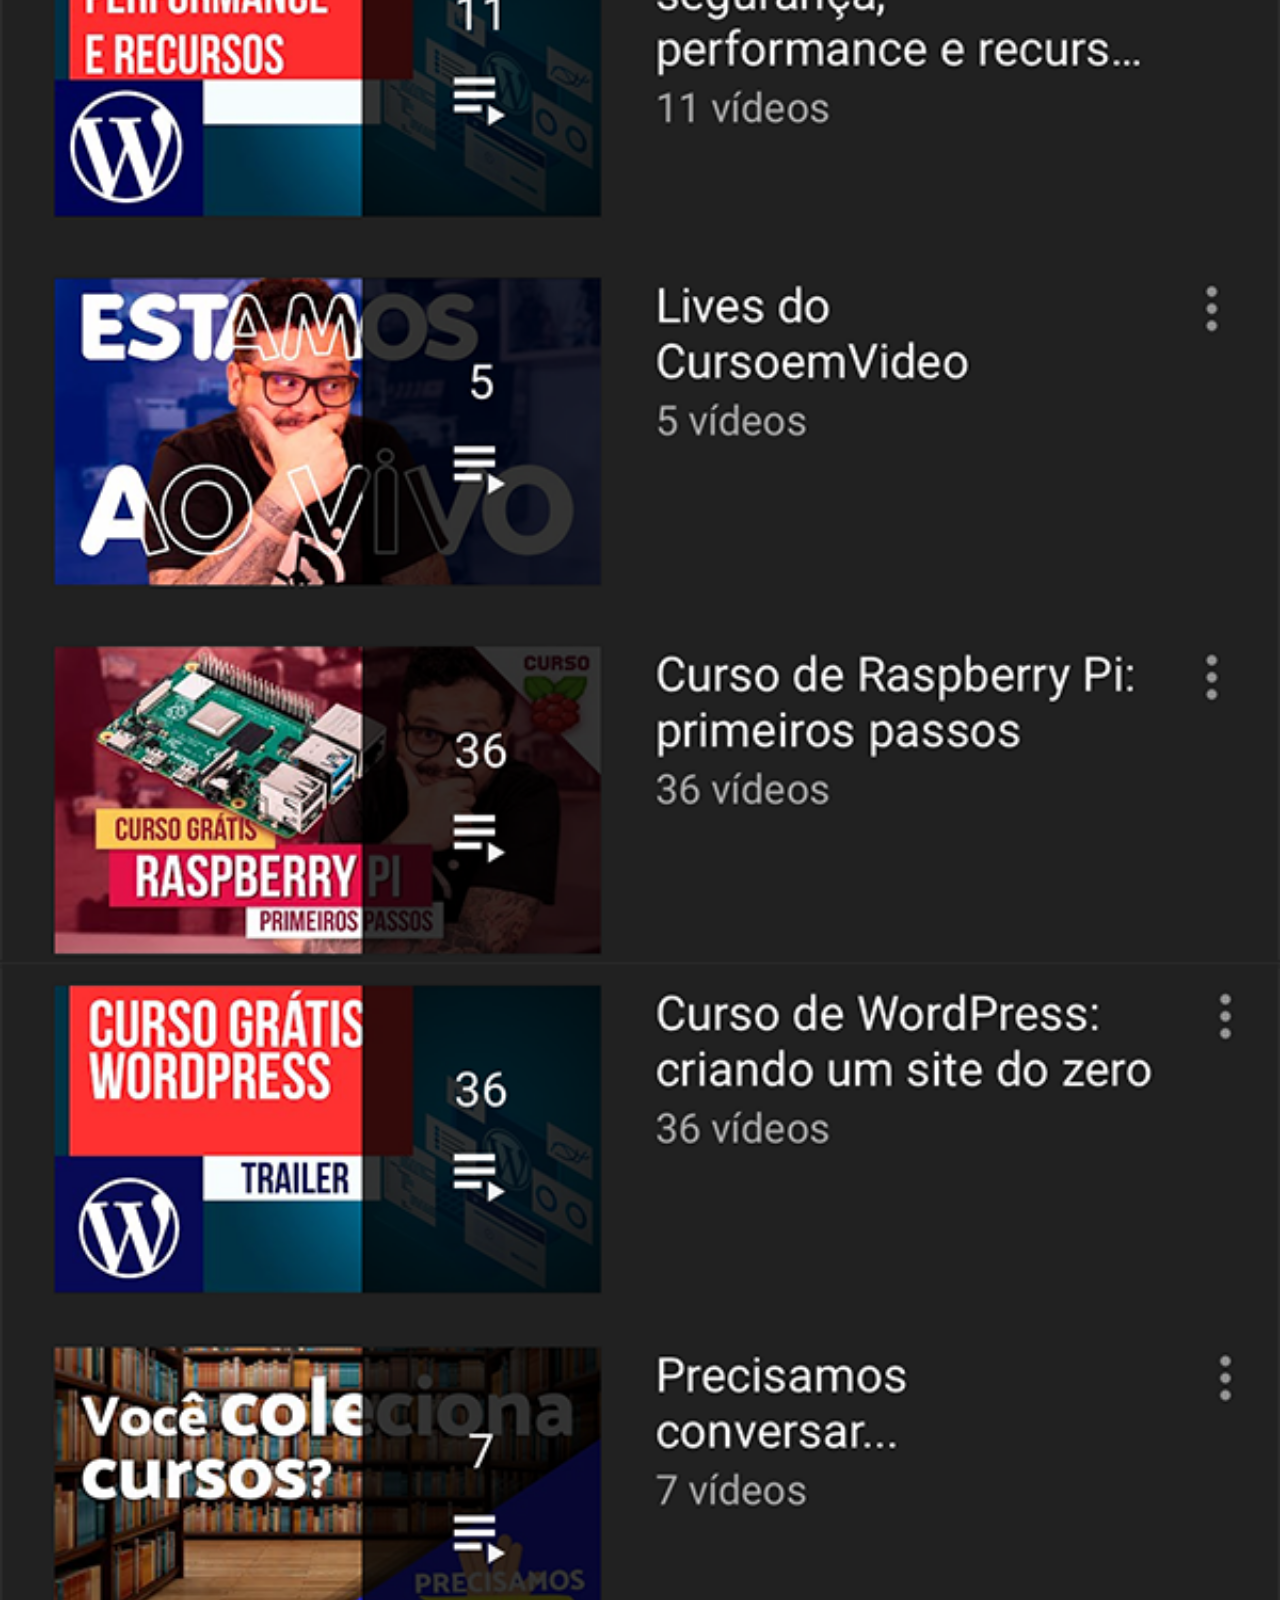
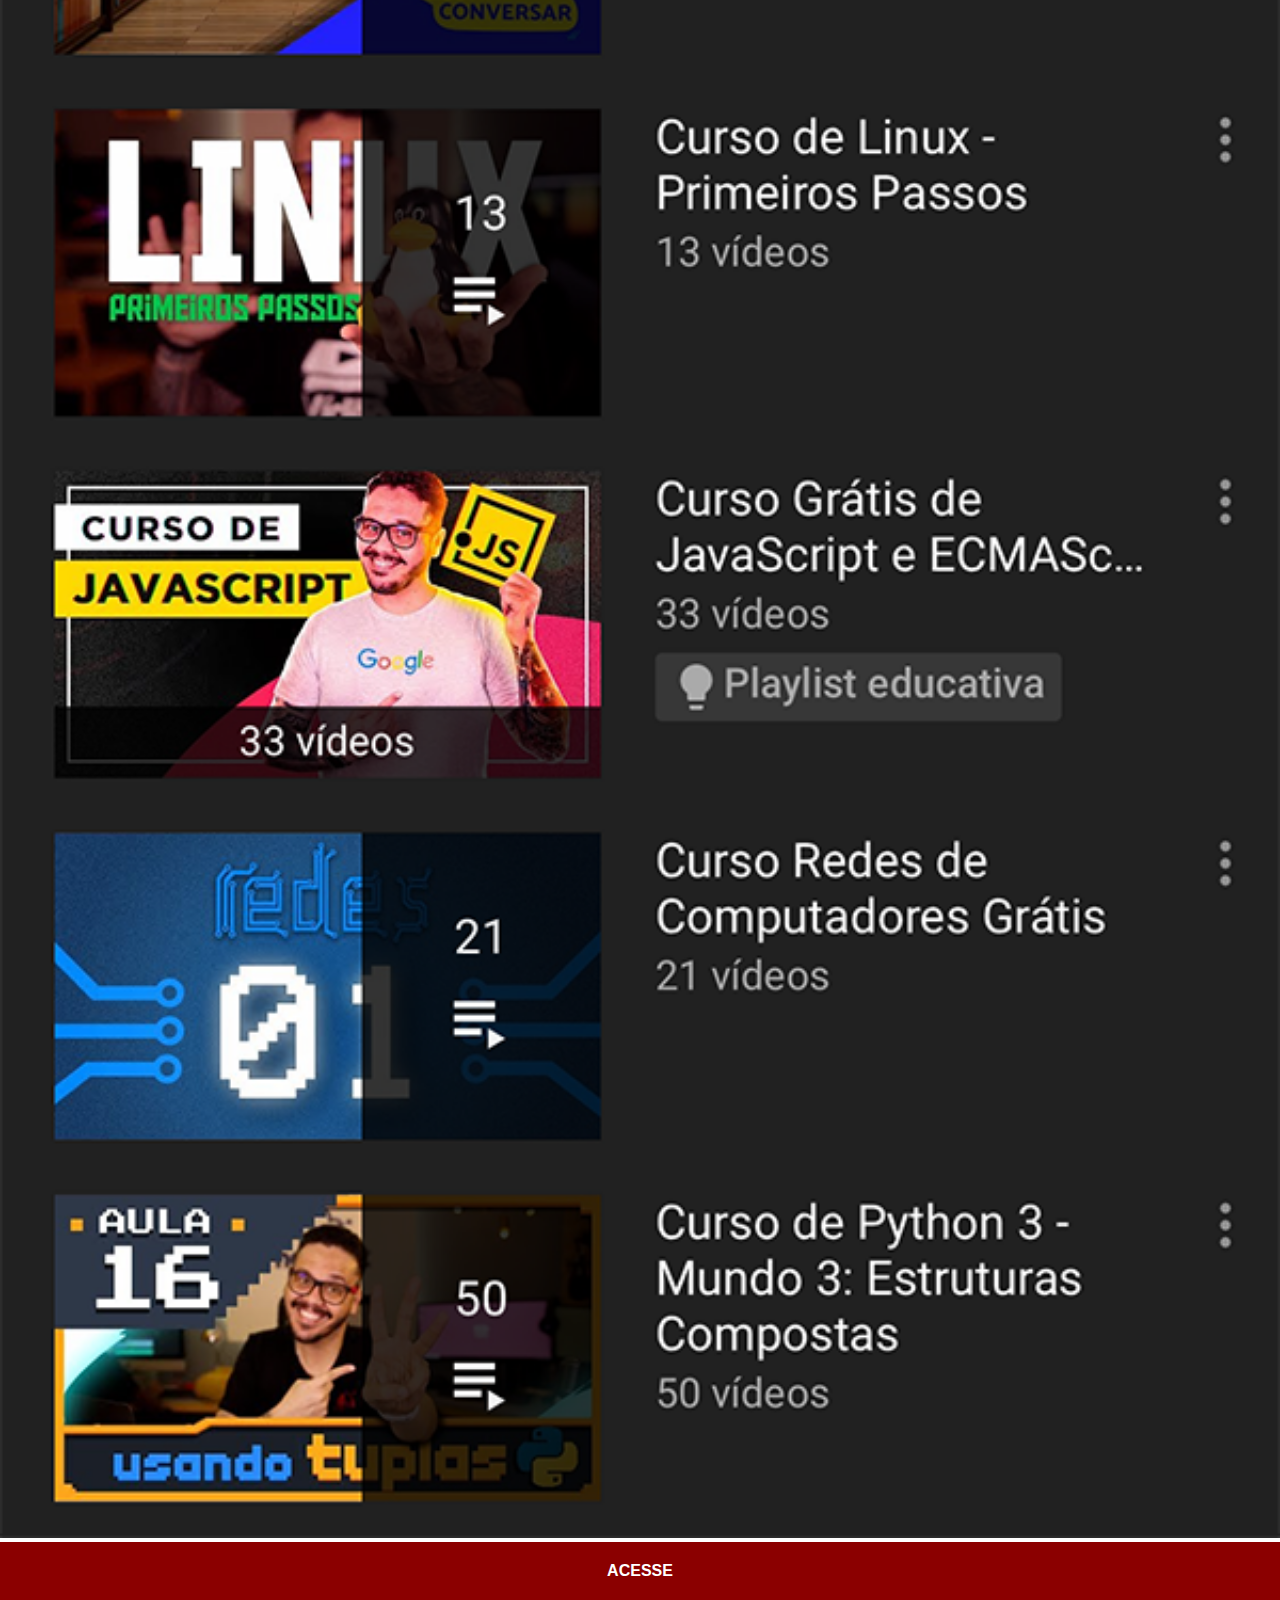
<file: youtube.html>
<!DOCTYPE html>
<html lang="pt-BR">
<head>
    <meta charset="UTF-8">
    <meta name="viewport" content="width=device-width, initial-scale=1.0">
    <title>Youtube</title>
    <link rel="stylesheet" href="estilos/social.css">
    <style>
     
    </style>
</head>
<body>
    <img src="imagens/tela-youtube.png" alt="Youtube">
<a href="https://www.youtube.com/@CursoemVideo/playlists" target="_blank">ACESSE</a>
</body>
</html>
</file>
<file: estilos/style.css>
@charset "UTF-8";

* {
    margin: 0px;
    padding: 0px;
    font-family: Arial, Helvetica, sans-serif;
}

html, body {
    height: 100vh;
    width: 100vw;
    background-color: black;
}

body {
    background: url('../imagens/fundo-madeira.jpg') no-repeat top center;
    background-size: cover;
    background-attachment: fixed;
}

main {
    height: 100vh;
    position: relative;
    
}

section#telefone {
    position: absolute;
    top: 50%;
    left: 50%;
    transform: translate(-50%, -50%);

    height: 627px;
    width: 311px;
    background: url('../imagens/frame-iphone.png') no-repeat;
}

iframe#tela {
    position: relative;
    top: 80px;
    left: 22px;
    width: 267px;
    height: 471px;
}

section#redes-sociais {
    text-align: right;
}

section#redes-sociais img {
    width: 50px;
    margin: 10px;
    border-radius: 50%;
    box-shadow: 1px 2px 5px rgba(0, 0, 0, 0.400);
    box-sizing: border-box;
}

section#redes-sociais img:hover {
    border: 2px solid rgba(255,255,255,0.637);
    transform: translate(-3px, -3px);
    box-shadow: 5px 5px 10px rgba(0, 0, 0, 0.623);
    transition: transform .4s;

}
</file>
<file: estilos/social.css>
@charset "UTF-8";

* {
    margin: 0px;
    padding: 0px;
    font-family: Arial, Helvetica, sans-serif;
}
::-webkit-scrollbar {
    width: 0px;
    height: 0px;
}  

img {
    width: 100vw;

}
a {
    display: block;
    background-color: darkred;
    color: white;
    padding: 20px;
    text-align: center;
    font-weight: bolder;
    text-decoration: none;

}

a:hover {
    background-color: red;
}
</file>
